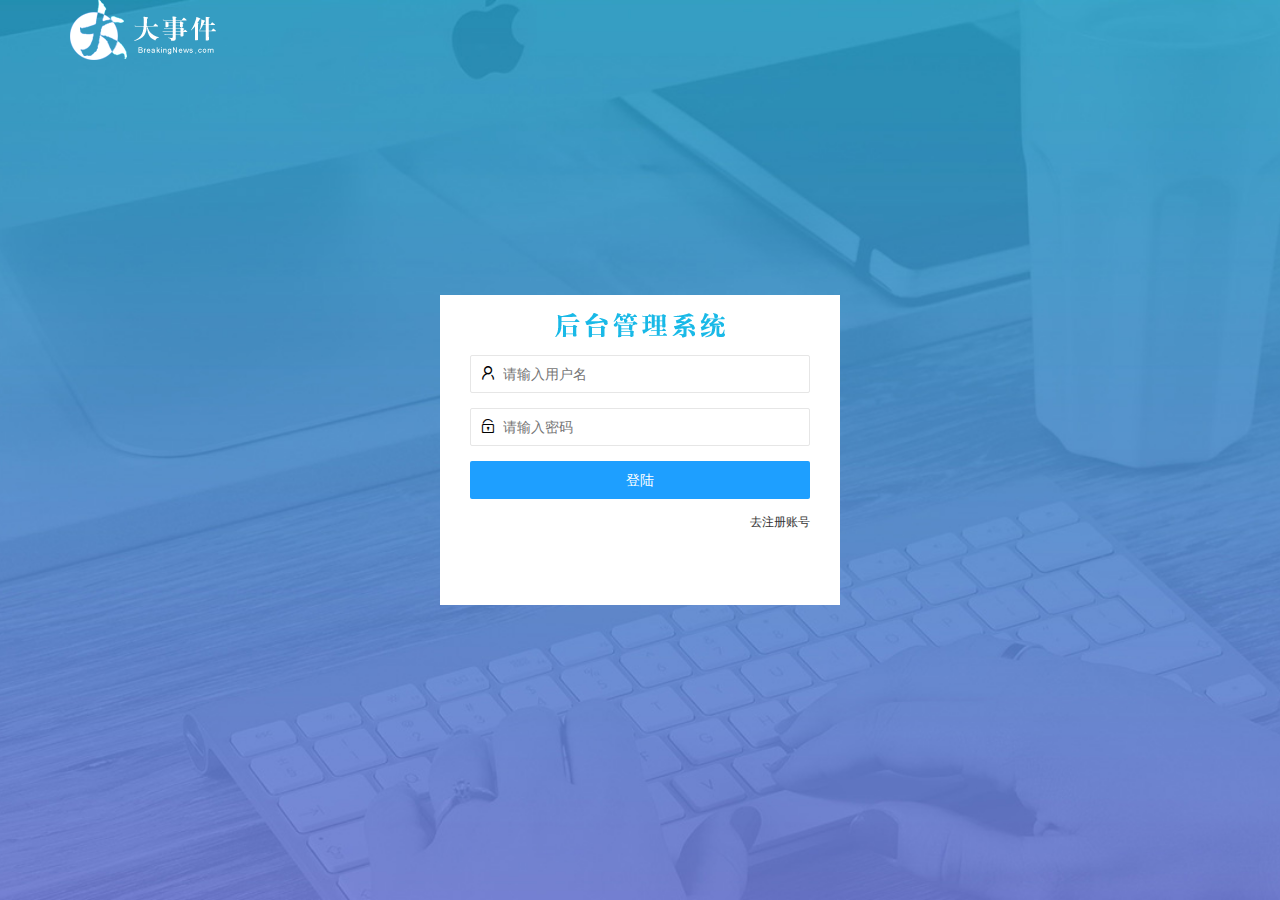
<file: login.html>
<!DOCTYPE html>
<html lang="en">

<head>
    <meta charset="UTF-8">
    <meta http-equiv="X-UA-Compatible" content="IE=edge">
    <meta name="viewport" content="width=device-width, initial-scale=1.0">
    <title>大事件登陆/注册</title>
    <link rel="stylesheet" href="./assets/css/login.css">
    <link rel="stylesheet" href="./assets/lib/layui/css/layui.css">
</head>

<body>
    <!-- 头部的logo区域 -->
    <div class="layui-main">
        <img src="./assets/images/logo.png" alt="" />
    </div>

    <!-- 页面登陆与注册区域 -->
    <div class="loginAndRegbox">

        <!-- 系统标题区域 -->
        <div class="title-box"></div>

        <!-- 登陆表单区域 -->
        <div class="login-box">
            <form class="layui-form" id="form_login">
                <!-- 姓名框 -->
                <div class="layui-form-item">
                    <i class="layui-icon layui-icon-username"></i>
                    <input type="text" name="username" required lay-verify="required|username" placeholder="请输入用户名" autocomplete="off" class="layui-input">
                </div>
                <!-- 密码框 -->
                <div class="layui-form-item">
                    <i class="layui-icon layui-icon-password"></i>
                    <input type="password" name="password" required lay-verify="required|pwd" placeholder="请输入密码" autocomplete="off" class="layui-input">
                </div>
                <!-- 登陆按钮 -->
                <div class="layui-form-item">
                    <button class="layui-btn layui-btn layui-btn-fluid layui-btn layui-btn-normal" lay-submit>登陆</button>
                </div>

                <div class="layui-form-item links">
                    <a href="javascript:;" id="link_login">去注册账号</a>
                </div>

            </form>
        </div>

        <!-- 注册表单区域 -->
        <div class="reg-box">
            <form class="layui-form " id="form_reg">
                <!-- 姓名框 -->
                <div class="layui-form-item">
                    <i class="layui-icon layui-icon-username"></i>
                    <input type="text" name="username" required lay-verify="required|username" placeholder="请输入用户名" autocomplete="off" class="layui-input">
                </div>
                <!-- 密码框 -->
                <div class="layui-form-item">
                    <i class="layui-icon layui-icon-password"></i>
                    <input type="password" name="password" required lay-verify="required|pwd" placeholder="请输入密码" autocomplete="off" class="layui-input">
                </div>

                <!-- 再次确认密码 -->
                <div class="layui-form-item">
                    <i class="layui-icon layui-icon-password"></i>
                    <input type="password" name="regpassword" required lay-verify="required|pwd|repwd" placeholder="再次确认密码" autocomplete="off" class="layui-input">
                </div>
                <!-- 注册按钮 -->
                <div class="layui-form-item">
                    <button class="zhuce layui-btn layui-btn layui-btn-fluid layui-btn layui-btn-normal" lay-submit>注册</button>
                </div>
                <div class="layui-form-item links">
                    <a href="javascript:;" id="link_reg">去登陆</a>
                </div>
            </form>
        </div>

    </div>

    <script src="./assets/lib/layui/layui.all.js"></script>
    <script src="./assets/lib/jquery.js"></script>
    <script src="./assets/js/baseAPI.js"></script>
    <script src="./assets/js/login.js"></script>

</body>

</html>
</file>
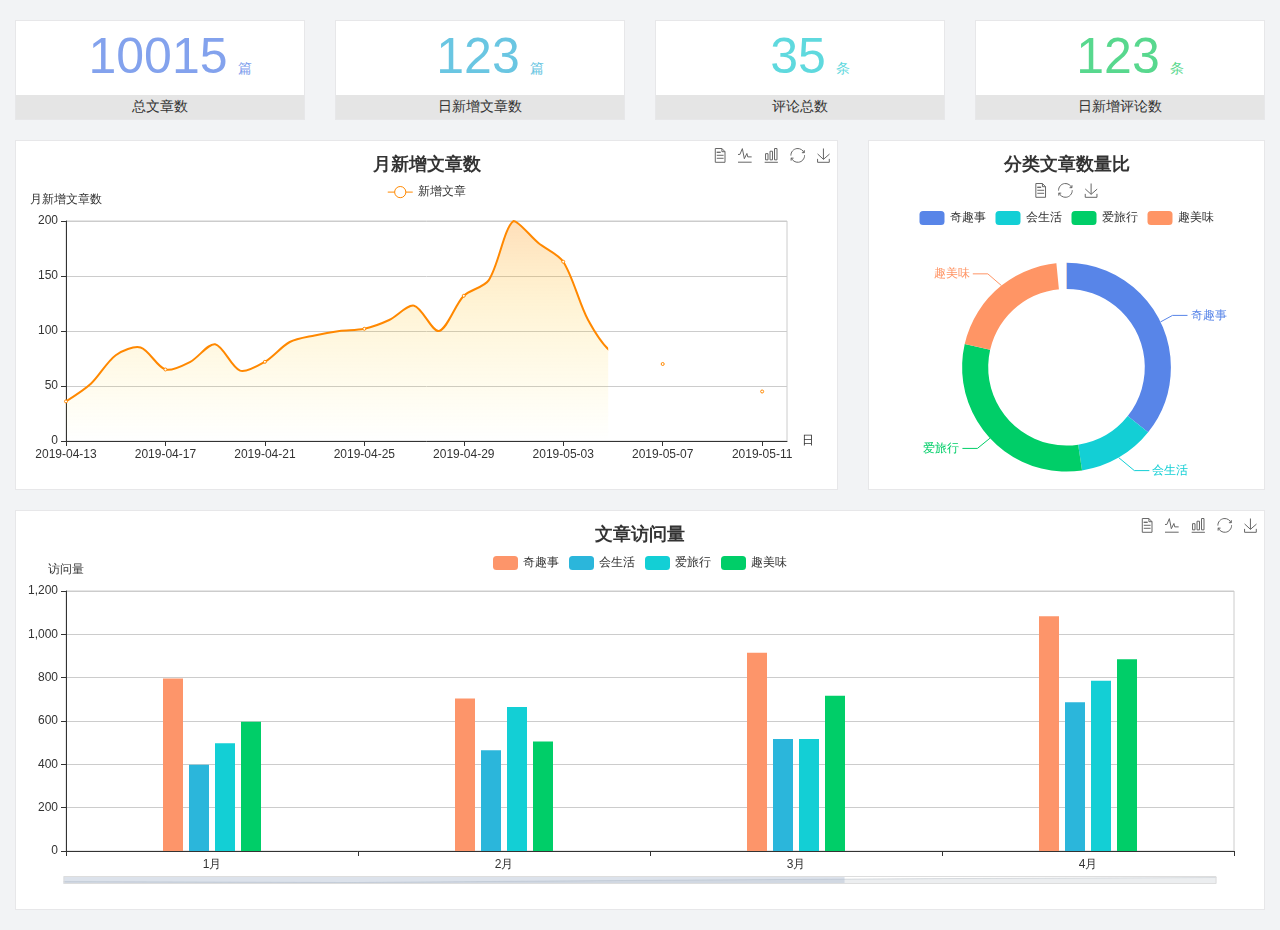
<file: home/dashboard.html>
<!DOCTYPE html>
<html lang="en">

<head>
  <meta charset="UTF-8">
  <meta name="viewport" content="width=device-width, initial-scale=1.0">
  <meta http-equiv="X-UA-Compatible" content="ie=edge">
  <title>图表统计</title>
  <link rel="stylesheet" href="../../assets/lib/bootstrap.css" />
  <link rel="stylesheet" href="../../assets/lib/main.css" />
  <script src="../../assets/lib/jquery.js"></script>
  <script type="text/javascript" src="../../assets/lib/echarts.min.js"></script>
</head>

<body>
  <div class="container-fluid">
    <div class="row spannel_list">
      <div class="col-sm-3 col-xs-6">
        <div class="spannel">
          <em>10015</em><span>篇</span>
          <b>总文章数</b>
        </div>
      </div>
      <div class="col-sm-3 col-xs-6">
        <div class="spannel scolor01">
          <em>123</em><span>篇</span>
          <b>日新增文章数</b>
        </div>
      </div>
      <div class="col-sm-3 col-xs-6">
        <div class="spannel scolor02">
          <em>35</em><span>条</span>
          <b>评论总数</b>
        </div>
      </div>
      <div class="col-sm-3 col-xs-6">
        <div class="spannel scolor03">
          <em>123</em><span>条</span>
          <b>日新增评论数</b>
        </div>
      </div>
    </div>
  </div>

  <div class="container-fluid">
    <div class="row curve-pie">
      <div class="col-lg-8 col-md-8">
        <div class="gragh_pannel" id="curve_show"></div>
      </div>
      <div class="col-lg-4 col-md-4">
        <div class="gragh_pannel" id="pie_show"></div>
      </div>
    </div>
  </div>

  <div class="container-fluid">
    <div class="column_pannel" id="column_show"></div>
  </div>

  <script>
    var oChart = echarts.init(document.getElementById('curve_show'));
    var aList_all = [
      { 'count': 36, 'date': '2019-04-13' },
      { 'count': 52, 'date': '2019-04-14' },
      { 'count': 78, 'date': '2019-04-15' },
      { 'count': 85, 'date': '2019-04-16' },
      { 'count': 65, 'date': '2019-04-17' },
      { 'count': 72, 'date': '2019-04-18' },
      { 'count': 88, 'date': '2019-04-19' },
      { 'count': 64, 'date': '2019-04-20' },
      { 'count': 72, 'date': '2019-04-21' },
      { 'count': 90, 'date': '2019-04-22' },
      { 'count': 96, 'date': '2019-04-23' },
      { 'count': 100, 'date': '2019-04-24' },
      { 'count': 102, 'date': '2019-04-25' },
      { 'count': 110, 'date': '2019-04-26' },
      { 'count': 123, 'date': '2019-04-27' },
      { 'count': 100, 'date': '2019-04-28' },
      { 'count': 132, 'date': '2019-04-29' },
      { 'count': 146, 'date': '2019-04-30' },
      { 'count': 200, 'date': '2019-05-01' },
      { 'count': 180, 'date': '2019-05-02' },
      { 'count': 163, 'date': '2019-05-03' },
      { 'count': 110, 'date': '2019-05-04' },
      { 'count': 80, 'date': '2019-05-05' },
      { 'count': 82, 'date': '2019-05-06' },
      { 'count': 70, 'date': '2019-05-07' },
      { 'count': 65, 'date': '2019-05-08' },
      { 'count': 54, 'date': '2019-05-09' },
      { 'count': 40, 'date': '2019-05-10' },
      { 'count': 45, 'date': '2019-05-11' },
      { 'count': 38, 'date': '2019-05-12' },
    ];

    let aCount = [];
    let aDate = [];

    for (var i = 0; i < aList_all.length; i++) {
      aCount.push(aList_all[i].count);
      aDate.push(aList_all[i].date);
    }

    var chartopt = {
      title: {
        text: '月新增文章数',
        left: 'center',
        top: '10'
      },
      tooltip: {
        trigger: 'axis'
      },
      legend: {
        data: ['新增文章'],
        top: '40'
      },
      toolbox: {
        show: true,
        feature: {
          mark: { show: true },
          dataView: { show: true, readOnly: false },
          magicType: { show: true, type: ['line', 'bar'] },
          restore: { show: true },
          saveAsImage: { show: true }
        }
      },
      calculable: true,
      xAxis: [
        {
          name: '日',
          type: 'category',
          boundaryGap: false,
          data: aDate
        }
      ],
      yAxis: [
        {
          name: '月新增文章数',
          type: 'value'
        }
      ],
      series: [
        {
          name: '新增文章',
          type: 'line',
          smooth: true,
          itemStyle: { normal: { areaStyle: { type: 'default' }, color: '#f80' }, lineStyle: { color: '#f80' } },
          data: aCount
        }],
      areaStyle: {
        normal: {
          color: new echarts.graphic.LinearGradient(0, 0, 0, 1, [{
            offset: 0,
            color: 'rgba(255,136,0,0.39)'
          }, {
            offset: .34,
            color: 'rgba(255,180,0,0.25)'
          }, {
            offset: 1,
            color: 'rgba(255,222,0,0.00)'
          }])

        }
      },
      grid: {
        show: true,
        x: 50,
        x2: 50,
        y: 80,
        height: 220
      }
    };

    oChart.setOption(chartopt);


    var oPie = echarts.init(document.getElementById('pie_show'));
    var oPieopt =
    {
      title: {
        top: 10,
        text: '分类文章数量比',
        x: 'center'
      },
      tooltip: {
        trigger: 'item',
        formatter: "{a} <br/>{b} : {c} ({d}%)"
      },
      color: ['#5885e8', '#13cfd5', '#00ce68', '#ff9565'],
      legend: {
        x: 'center',
        top: 65,
        data: ['奇趣事', '会生活', '爱旅行', '趣美味']
      },
      toolbox: {
        show: true,
        x: 'center',
        top: 35,
        feature: {
          mark: { show: true },
          dataView: { show: true, readOnly: false },
          magicType: {
            show: true,
            type: ['pie', 'funnel'],
            option: {
              funnel: {
                x: '25%',
                width: '50%',
                funnelAlign: 'left',
                max: 1548
              }
            }
          },
          restore: { show: true },
          saveAsImage: { show: true }
        }
      },
      calculable: true,
      series: [
        {
          name: '访问来源',
          type: 'pie',
          radius: ['45%', '60%'],
          center: ['50%', '65%'],
          data: [
            { value: 300, name: '奇趣事' },
            { value: 100, name: '会生活' },
            { value: 260, name: '爱旅行' },
            { value: 180, name: '趣美味' }
          ]
        }
      ]
    };
    oPie.setOption(oPieopt);



    var oColumn = this.echarts.init(document.getElementById('column_show'));
    var oColumnopt =
    {
      title: {
        text: '文章访问量',
        left: 'center',
        top: '10'
      },
      tooltip: {
        trigger: 'axis'
      },
      legend: {
        data: ['奇趣事', '会生活', '爱旅行', '趣美味'],
        top: '40'
      },
      toolbox: {
        show: true,
        feature: {
          mark: { show: true },
          dataView: { show: true, readOnly: false },
          magicType: { show: true, type: ['line', 'bar'] },
          restore: { show: true },
          saveAsImage: { show: true }
        }
      },
      calculable: true,
      xAxis: [
        {
          type: 'category',
          data: ['1月', '2月', '3月', '4月', '5月']
        }
      ],
      yAxis: [
        {
          name: '访问量',
          type: 'value'
        }
      ],
      series: [
        {
          name: '奇趣事',
          type: 'bar',
          barWidth: 20,
          itemStyle: {
            normal: { areaStyle: { type: 'default' }, color: '#fd956a' }
          },
          data: [800, 708, 920, 1090, 1200]
        },
        {
          name: '会生活',
          type: 'bar',
          barWidth: 20,
          itemStyle: {
            normal: { areaStyle: { type: 'default' }, color: '#2bb6db' }
          },
          data: [400, 468, 520, 690, 800]
        },
        {
          name: '爱旅行',
          type: 'bar',
          barWidth: 20,
          itemStyle: {
            normal: { areaStyle: { type: 'default' }, color: '#13cfd5' }
          },
          data: [500, 668, 520, 790, 900]
        },
        {
          name: '趣美味',
          type: 'bar',
          barWidth: 20,
          itemStyle: {
            normal: { areaStyle: { type: 'default' }, color: '#00ce68' }
          },
          data: [600, 508, 720, 890, 1000]
        }
      ],
      grid: {
        show: true,
        x: 50,
        x2: 30,
        y: 80,
        height: 260
      },
      dataZoom: [//给x轴设置滚动条
        {
          start: 0,//默认为0
          end: 100 - 1000 / 31,//默认为100
          type: 'slider',
          show: true,
          xAxisIndex: [0],
          handleSize: 0,//滑动条的 左右2个滑动条的大小
          height: 8,//组件高度
          left: 45, //左边的距离
          right: 50,//右边的距离
          bottom: 26,//右边的距离
          handleColor: '#ddd',//h滑动图标的颜色
          handleStyle: {
            borderColor: "#cacaca",
            borderWidth: "1",
            shadowBlur: 2,
            background: "#ddd",
            shadowColor: "#ddd",
          }
        }]
    };
    oColumn.setOption(oColumnopt);
  </script>
</body>

</html>
</file>
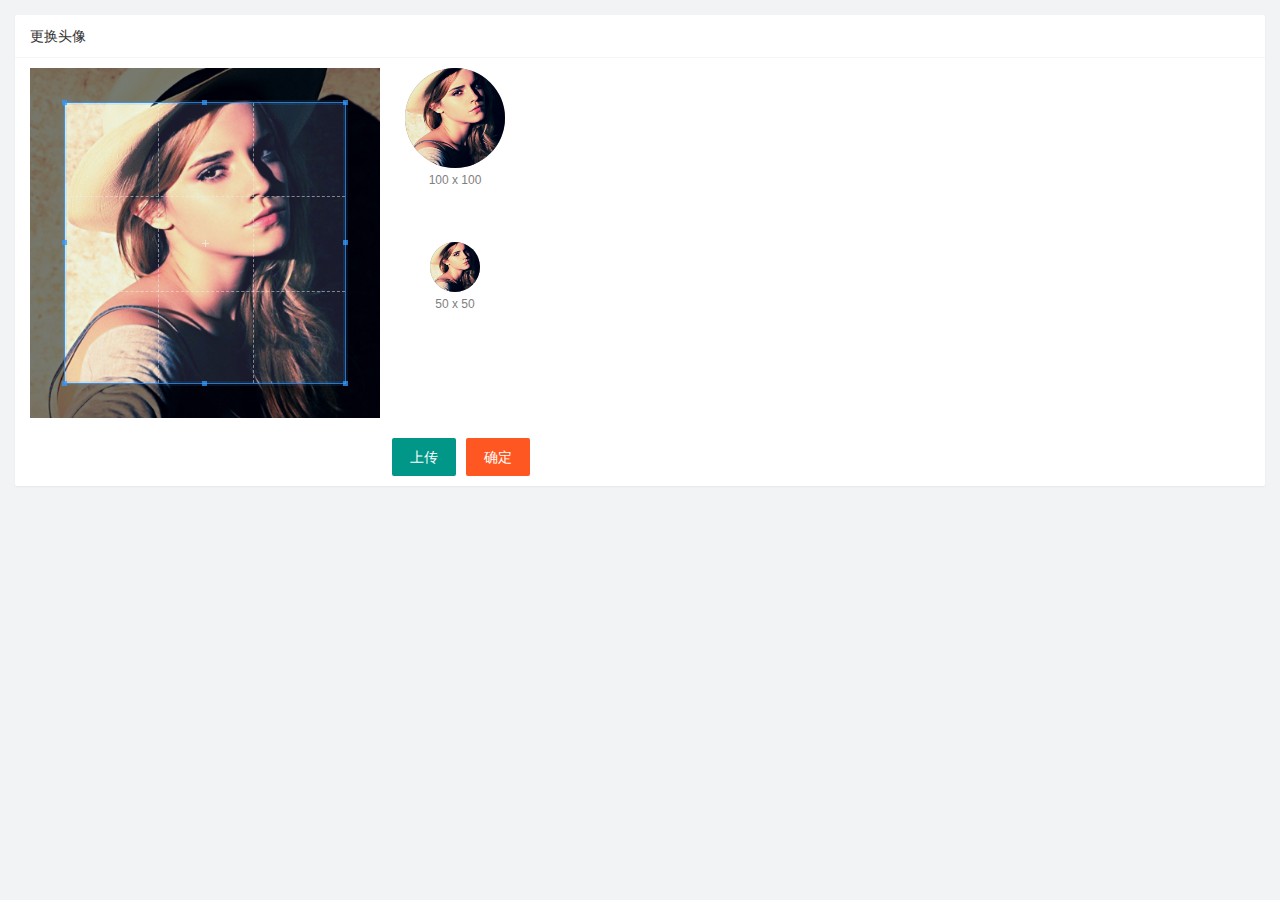
<file: user/user_avatar.html>
<!DOCTYPE html>
<html lang="en">

<head>
    <meta charset="UTF-8">
    <meta http-equiv="X-UA-Compatible" content="IE=edge">
    <meta name="viewport" content="width=device-width, initial-scale=1.0">
    <title>Document</title>
    <link rel="stylesheet" href="/assets/lib/layui/css/layui.css" />
    <link rel="stylesheet" href="/assets/lib/cropper/cropper.css" />
    <link rel="stylesheet" href="/assets/css/user/user_avatar.css" />
</head>

<body>
    <div class="layui-card">
        <div class="layui-card-header">更换头像</div>
        <div class="layui-card-body">
            <!-- 第一行的图片裁剪和预览区域 -->
            <div class="row1">
                <!-- 图片裁剪区域 -->
                <div class="cropper-box">
                    <!-- 这个 img 标签很重要，将来会把它初始化为裁剪区域 -->
                    <img id="image" src="/assets/images/sample.jpg" />
                </div>
                <!-- 图片的预览区域 -->
                <div class="preview-box">
                    <div>
                        <!-- 宽高为 100px 的预览区域 -->
                        <div class="img-preview w100"></div>
                        <p class="size">100 x 100</p>
                    </div>
                    <div>
                        <!-- 宽高为 50px 的预览区域 -->
                        <div class="img-preview w50"></div>
                        <p class="size">50 x 50</p>
                    </div>
                </div>
            </div>

            <!-- 第二行的按钮区域 -->
            <div class="row2">
                <input type="file" id="file" accept="image/png,image/jpeg" />
                <button type="" class="layui-btn" id="btnChooseImage">上传</button>
                <button type="button" class="layui-btn layui-btn-danger" id="btnUpload">确定</button>
            </div>
        </div>
    </div>

    <script src="/assets/lib/layui/layui.all.js"></script>
    <script src="/assets/lib/jquery.js"></script>
    <script src="/assets/js/baseAPI.js"></script>
    <script src="/assets/lib/cropper/Cropper.js"></script>
    <script src="/assets/lib/cropper/jquery-cropper.js"></script>
    <script src="/assets/js/user/user_avatar.js"></script>
</body>

</html>
</file>
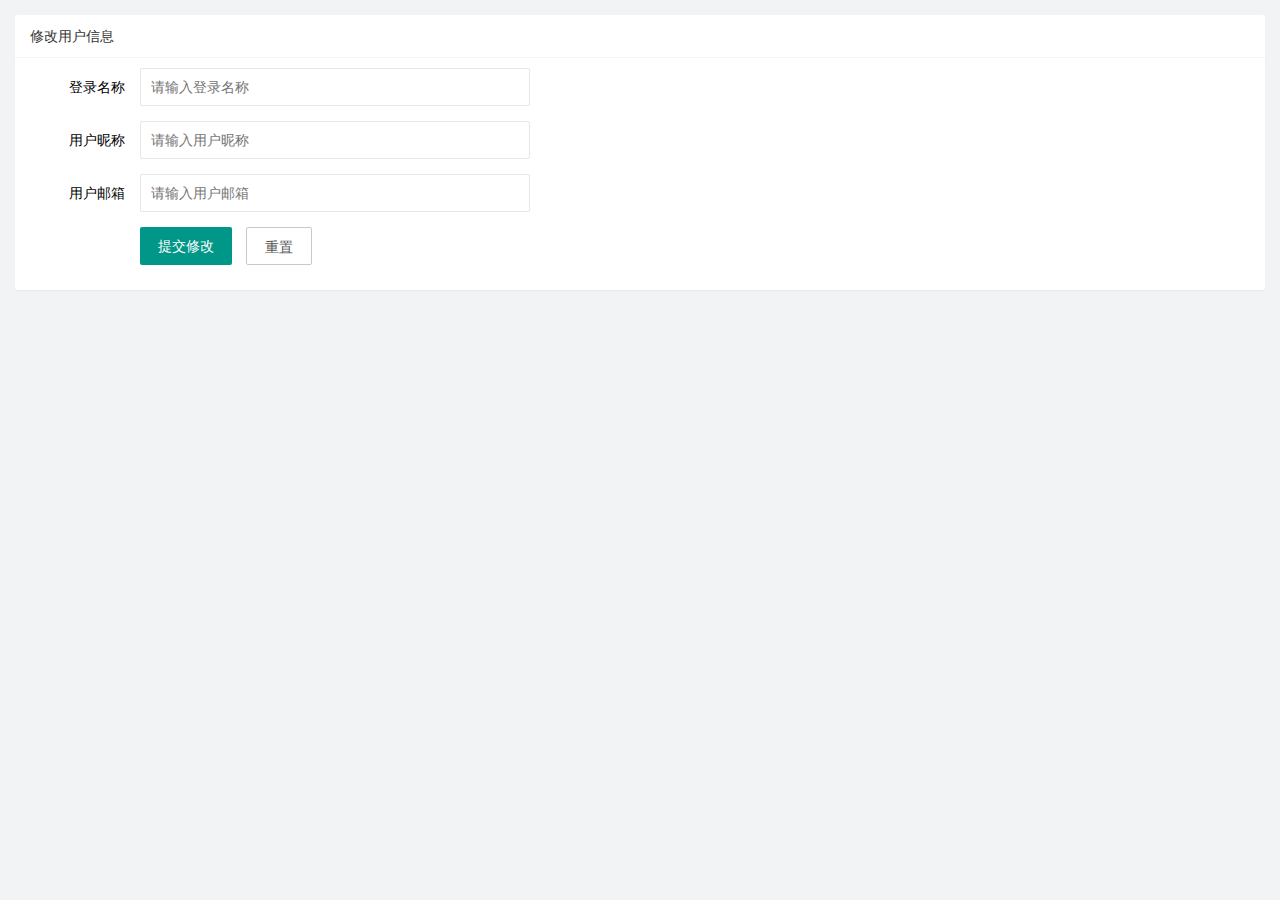
<file: user/user_info.html>
<!DOCTYPE html>
<html lang="en">

<head>
    <meta charset="UTF-8" />
    <meta name="viewport" content="width=device-width, initial-scale=1.0" />
    <title>Document</title>
    <!-- 导入 layui 的样式 -->
    <link rel="stylesheet" href="/assets/lib/layui/css/layui.css" />
    <!-- 导入自己的样式 -->
    <link rel="stylesheet" href="/assets/css/user/user_info.css" />
</head>

<body>
    <!-- 卡片区域 -->
    <div class="layui-card">
        <div class="layui-card-header">修改用户信息</div>
        <div class="layui-card-body">
            <!-- form 表单区域 -->
            <form class="layui-form" lay-filter="formUserInfo">
                <!-- 这是隐藏域 -->
                <input type="hidden" name="id" value="" />
                <div class="layui-form-item">
                    <label class="layui-form-label">登录名称</label>
                    <div class="layui-input-block">
                        <input type="text" name="username" required lay-verify="required" placeholder="请输入登录名称" autocomplete="off" class="layui-input" readonly />
                    </div>
                </div>
                <div class="layui-form-item">
                    <label class="layui-form-label">用户昵称</label>
                    <div class="layui-input-block">
                        <input type="text" name="nickname" required lay-verify="required|nickname" placeholder="请输入用户昵称" autocomplete="off" class="layui-input" />
                    </div>
                </div>
                <div class="layui-form-item">
                    <label class="layui-form-label">用户邮箱</label>
                    <div class="layui-input-block">
                        <input type="text" name="email" required lay-verify="required|email" placeholder="请输入用户邮箱" autocomplete="off" class="layui-input" />
                    </div>
                </div>
                <div class="layui-form-item">
                    <div class="layui-input-block">
                        <button class="layui-btn" lay-submit lay-filter="formDemo">提交修改</button>
                        <button type="reset" class="layui-btn layui-btn-primary" id="btnReset">重置</button>
                    </div>
                </div>
            </form>
        </div>
    </div>

    <!-- 导入 layui 的 js -->
    <script src="/assets/lib/layui/layui.all.js"></script>
    <!-- 导入 jquery -->
    <script src="/assets/lib/jquery.js"></script>
    <!-- 导入 baseAPI -->
    <script src="/assets/js/baseAPI.js"></script>
    <!-- 导入自己的 js -->
    <script src="/assets/js/user/user_info.js"></script>
</body>

</html>
</file>
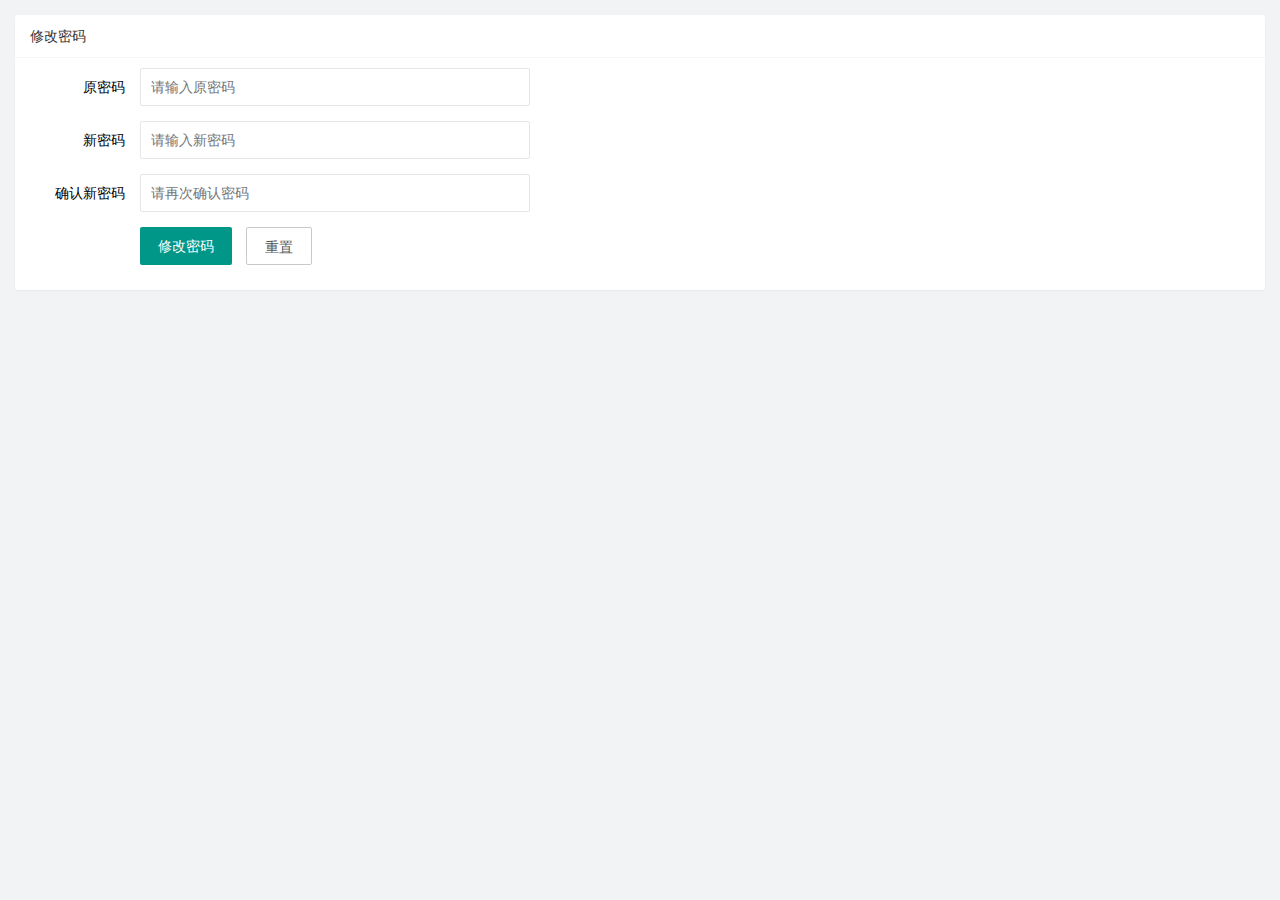
<file: user/user_pwd.html>
<!DOCTYPE html>
<html lang="en">

<head>
    <meta charset="UTF-8">
    <meta http-equiv="X-UA-Compatible" content="IE=edge">
    <meta name="viewport" content="width=device-width, initial-scale=1.0">
    <title>Document</title>
    <link rel="stylesheet" href="/assets/lib/layui/css/layui.css">
    <link rel="stylesheet" href="/assets/css/user/user_pwd.css">
</head>

<body>
    <div class="layui-card">
        <div class="layui-card-header">修改密码</div>
        <div class="layui-card-body">
            <form class="layui-form fet" action="">
                <div class="layui-form-item">
                    <label class="layui-form-label">原密码</label>
                    <div class="layui-input-block">
                        <input type="password" name="oldPwd" required lay-verify="required|pwd" placeholder="请输入原密码" autocomplete="off" class=" layui-input layui-input1">
                    </div>
                </div>
                <div class="layui-form-item">
                    <label class="layui-form-label">新密码</label>
                    <div class="layui-input-block">
                        <input type="password" name="newPwd" required lay-verify="required|pwd|samePwd" placeholder="请输入新密码" autocomplete="off" class=" layui-input layui-input2">
                    </div>
                </div>
                <div class="layui-form-item">
                    <label class="layui-form-label">确认新密码</label>
                    <div class="layui-input-block">
                        <input type="password" name="rePwd" required lay-verify="required|pwd|rePwd" placeholder="请再次确认密码" autocomplete="off" class="layui-input layui-input3">
                    </div>
                </div>
                <div class="layui-form-item">
                    <div class="layui-input-block">
                        <button class="layui-btn" lay-submit lay-filter="formDemo">修改密码</button>
                        <button type="reset" class="layui-btn layui-btn-primary">重置</button>
                    </div>
                </div>
            </form>
        </div>
    </div>
    <script src="/assets/lib/layui/layui.all.js"></script>
    <script src="/assets/lib/jquery.js"></script>
    <script src="/assets/js/baseAPI.js"></script>
    <script src="/assets/js/user/user_pwd.js"></script>
</body>

</html>
</file>
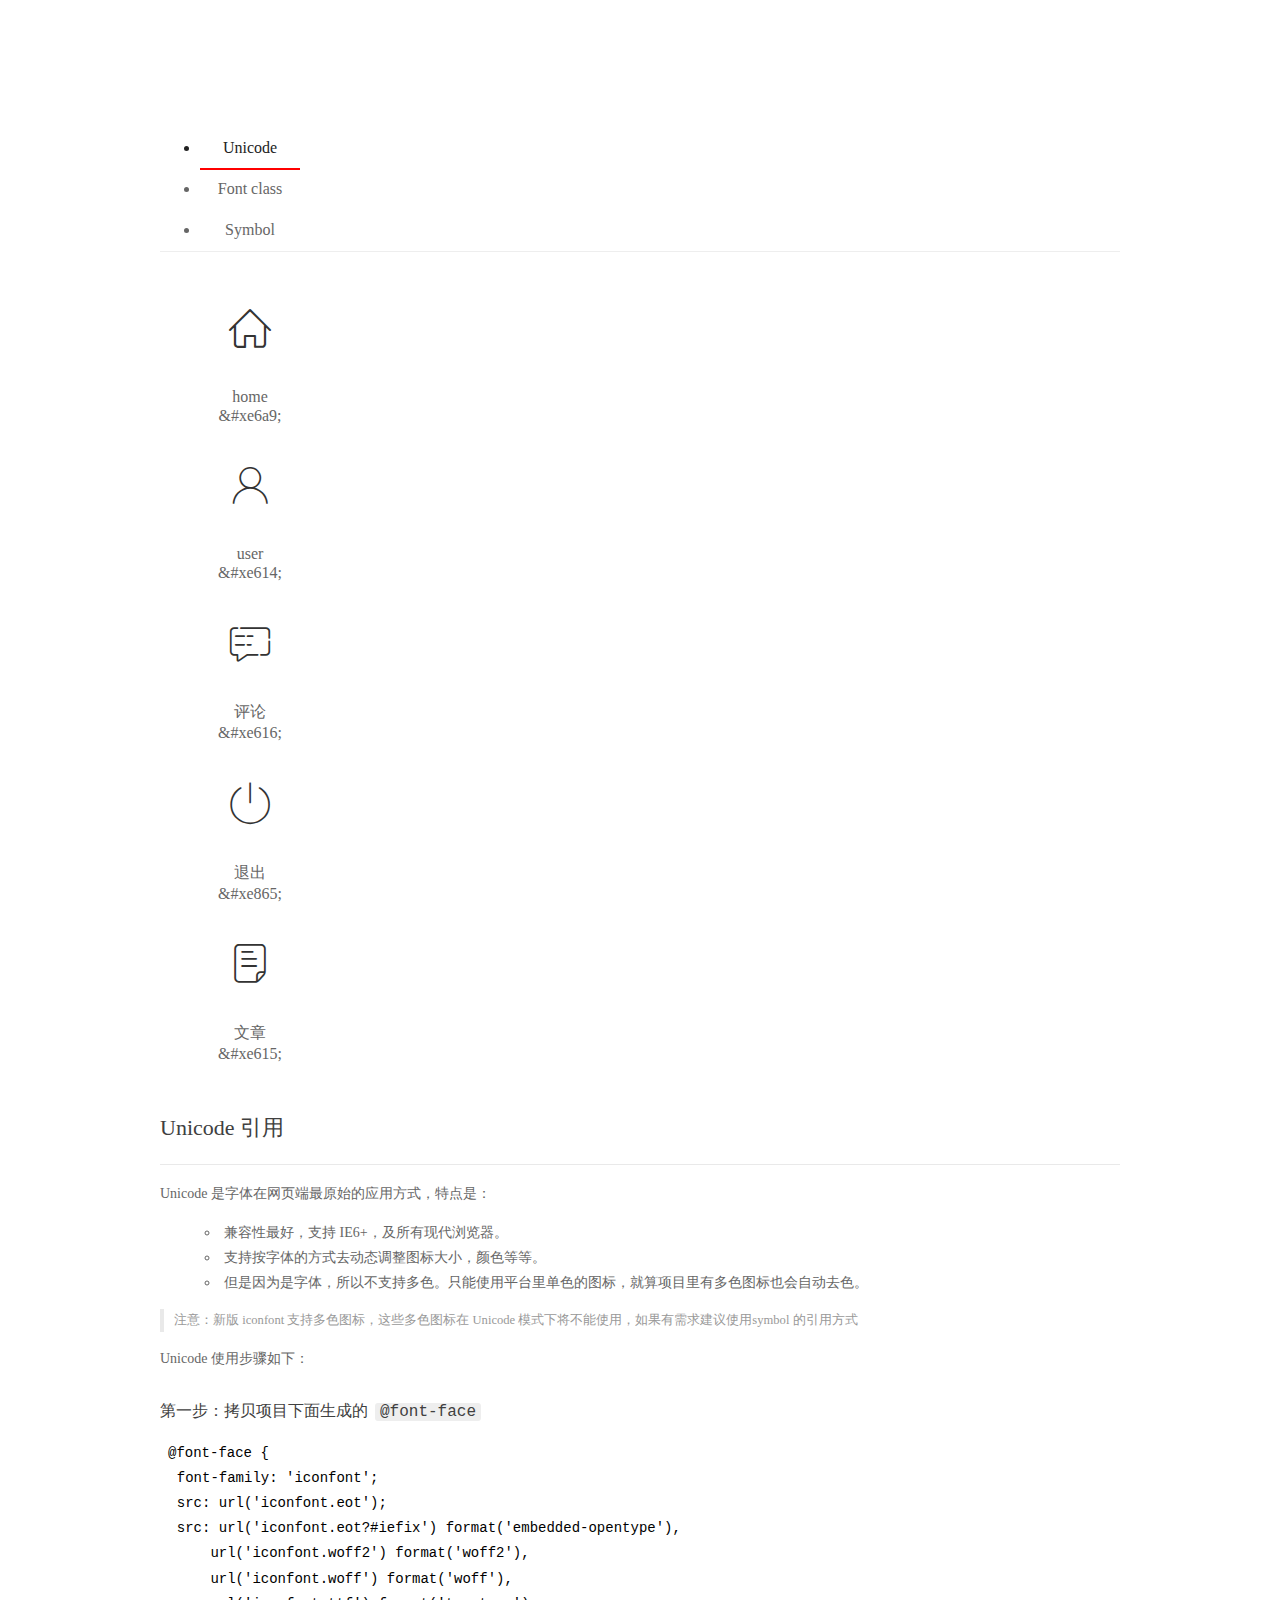
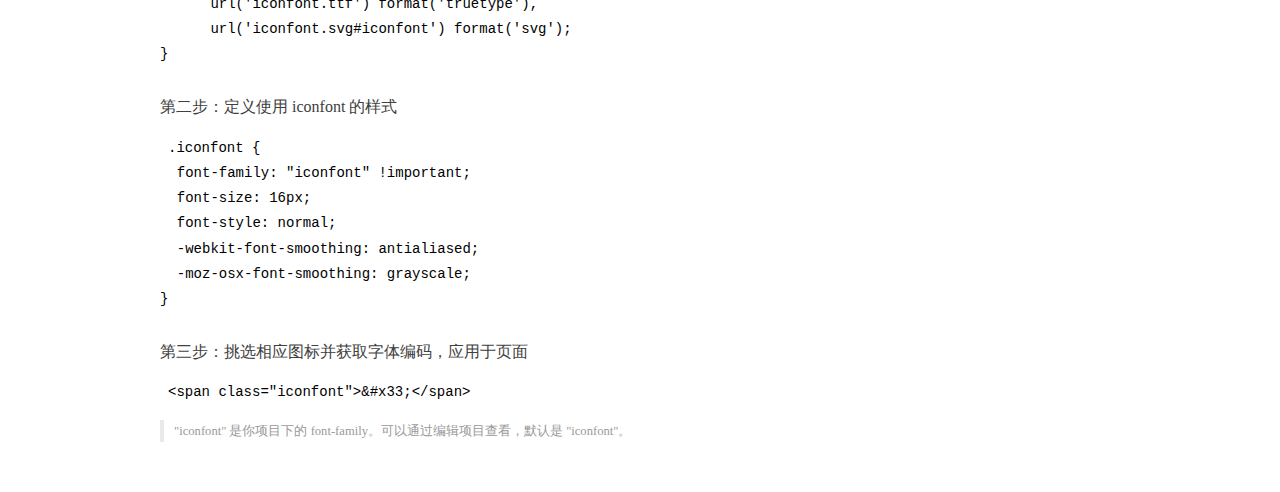
<file: assets/fonts/demo_index.html>
<!DOCTYPE html>
<html>
<head>
  <meta charset="utf-8"/>
  <title>IconFont Demo</title>
  <link rel="shortcut icon" href="https://gtms04.alicdn.com/tps/i4/TB1_oz6GVXXXXaFXpXXJDFnIXXX-64-64.ico" type="image/x-icon"/>
  <link rel="stylesheet" href="https://g.alicdn.com/thx/cube/1.3.2/cube.min.css">
  <link rel="stylesheet" href="demo.css">
  <link rel="stylesheet" href="iconfont.css">
  <script src="iconfont.js"></script>
  <!-- jQuery -->
  <script src="https://a1.alicdn.com/oss/uploads/2018/12/26/7bfddb60-08e8-11e9-9b04-53e73bb6408b.js"></script>
  <!-- 代码高亮 -->
  <script src="https://a1.alicdn.com/oss/uploads/2018/12/26/a3f714d0-08e6-11e9-8a15-ebf944d7534c.js"></script>
</head>
<body>
  <div class="main">
    <h1 class="logo"><a href="https://www.iconfont.cn/" title="iconfont 首页" target="_blank">&#xe86b;</a></h1>
    <div class="nav-tabs">
      <ul id="tabs" class="dib-box">
        <li class="dib active"><span>Unicode</span></li>
        <li class="dib"><span>Font class</span></li>
        <li class="dib"><span>Symbol</span></li>
      </ul>
      
    </div>
    <div class="tab-container">
      <div class="content unicode" style="display: block;">
          <ul class="icon_lists dib-box">
          
            <li class="dib">
              <span class="icon iconfont">&#xe6a9;</span>
                <div class="name">home</div>
                <div class="code-name">&amp;#xe6a9;</div>
              </li>
          
            <li class="dib">
              <span class="icon iconfont">&#xe614;</span>
                <div class="name">user</div>
                <div class="code-name">&amp;#xe614;</div>
              </li>
          
            <li class="dib">
              <span class="icon iconfont">&#xe616;</span>
                <div class="name">评论</div>
                <div class="code-name">&amp;#xe616;</div>
              </li>
          
            <li class="dib">
              <span class="icon iconfont">&#xe865;</span>
                <div class="name">退出</div>
                <div class="code-name">&amp;#xe865;</div>
              </li>
          
            <li class="dib">
              <span class="icon iconfont">&#xe615;</span>
                <div class="name">文章</div>
                <div class="code-name">&amp;#xe615;</div>
              </li>
          
          </ul>
          <div class="article markdown">
          <h2 id="unicode-">Unicode 引用</h2>
          <hr>

          <p>Unicode 是字体在网页端最原始的应用方式，特点是：</p>
          <ul>
            <li>兼容性最好，支持 IE6+，及所有现代浏览器。</li>
            <li>支持按字体的方式去动态调整图标大小，颜色等等。</li>
            <li>但是因为是字体，所以不支持多色。只能使用平台里单色的图标，就算项目里有多色图标也会自动去色。</li>
          </ul>
          <blockquote>
            <p>注意：新版 iconfont 支持多色图标，这些多色图标在 Unicode 模式下将不能使用，如果有需求建议使用symbol 的引用方式</p>
          </blockquote>
          <p>Unicode 使用步骤如下：</p>
          <h3 id="-font-face">第一步：拷贝项目下面生成的 <code>@font-face</code></h3>
<pre><code class="language-css"
>@font-face {
  font-family: 'iconfont';
  src: url('iconfont.eot');
  src: url('iconfont.eot?#iefix') format('embedded-opentype'),
      url('iconfont.woff2') format('woff2'),
      url('iconfont.woff') format('woff'),
      url('iconfont.ttf') format('truetype'),
      url('iconfont.svg#iconfont') format('svg');
}
</code></pre>
          <h3 id="-iconfont-">第二步：定义使用 iconfont 的样式</h3>
<pre><code class="language-css"
>.iconfont {
  font-family: "iconfont" !important;
  font-size: 16px;
  font-style: normal;
  -webkit-font-smoothing: antialiased;
  -moz-osx-font-smoothing: grayscale;
}
</code></pre>
          <h3 id="-">第三步：挑选相应图标并获取字体编码，应用于页面</h3>
<pre>
<code class="language-html"
>&lt;span class="iconfont"&gt;&amp;#x33;&lt;/span&gt;
</code></pre>
          <blockquote>
            <p>"iconfont" 是你项目下的 font-family。可以通过编辑项目查看，默认是 "iconfont"。</p>
          </blockquote>
          </div>
      </div>
      <div class="content font-class">
        <ul class="icon_lists dib-box">
          
          <li class="dib">
            <span class="icon iconfont icon-home"></span>
            <div class="name">
              home
            </div>
            <div class="code-name">.icon-home
            </div>
          </li>
          
          <li class="dib">
            <span class="icon iconfont icon-user"></span>
            <div class="name">
              user
            </div>
            <div class="code-name">.icon-user
            </div>
          </li>
          
          <li class="dib">
            <span class="icon iconfont icon-pinglun"></span>
            <div class="name">
              评论
            </div>
            <div class="code-name">.icon-pinglun
            </div>
          </li>
          
          <li class="dib">
            <span class="icon iconfont icon-tuichu"></span>
            <div class="name">
              退出
            </div>
            <div class="code-name">.icon-tuichu
            </div>
          </li>
          
          <li class="dib">
            <span class="icon iconfont icon-16"></span>
            <div class="name">
              文章
            </div>
            <div class="code-name">.icon-16
            </div>
          </li>
          
        </ul>
        <div class="article markdown">
        <h2 id="font-class-">font-class 引用</h2>
        <hr>

        <p>font-class 是 Unicode 使用方式的一种变种，主要是解决 Unicode 书写不直观，语意不明确的问题。</p>
        <p>与 Unicode 使用方式相比，具有如下特点：</p>
        <ul>
          <li>兼容性良好，支持 IE8+，及所有现代浏览器。</li>
          <li>相比于 Unicode 语意明确，书写更直观。可以很容易分辨这个 icon 是什么。</li>
          <li>因为使用 class 来定义图标，所以当要替换图标时，只需要修改 class 里面的 Unicode 引用。</li>
          <li>不过因为本质上还是使用的字体，所以多色图标还是不支持的。</li>
        </ul>
        <p>使用步骤如下：</p>
        <h3 id="-fontclass-">第一步：引入项目下面生成的 fontclass 代码：</h3>
<pre><code class="language-html">&lt;link rel="stylesheet" href="./iconfont.css"&gt;
</code></pre>
        <h3 id="-">第二步：挑选相应图标并获取类名，应用于页面：</h3>
<pre><code class="language-html">&lt;span class="iconfont icon-xxx"&gt;&lt;/span&gt;
</code></pre>
        <blockquote>
          <p>"
            iconfont" 是你项目下的 font-family。可以通过编辑项目查看，默认是 "iconfont"。</p>
        </blockquote>
      </div>
      </div>
      <div class="content symbol">
          <ul class="icon_lists dib-box">
          
            <li class="dib">
                <svg class="icon svg-icon" aria-hidden="true">
                  <use xlink:href="#icon-home"></use>
                </svg>
                <div class="name">home</div>
                <div class="code-name">#icon-home</div>
            </li>
          
            <li class="dib">
                <svg class="icon svg-icon" aria-hidden="true">
                  <use xlink:href="#icon-user"></use>
                </svg>
                <div class="name">user</div>
                <div class="code-name">#icon-user</div>
            </li>
          
            <li class="dib">
                <svg class="icon svg-icon" aria-hidden="true">
                  <use xlink:href="#icon-pinglun"></use>
                </svg>
                <div class="name">评论</div>
                <div class="code-name">#icon-pinglun</div>
            </li>
          
            <li class="dib">
                <svg class="icon svg-icon" aria-hidden="true">
                  <use xlink:href="#icon-tuichu"></use>
                </svg>
                <div class="name">退出</div>
                <div class="code-name">#icon-tuichu</div>
            </li>
          
            <li class="dib">
                <svg class="icon svg-icon" aria-hidden="true">
                  <use xlink:href="#icon-16"></use>
                </svg>
                <div class="name">文章</div>
                <div class="code-name">#icon-16</div>
            </li>
          
          </ul>
          <div class="article markdown">
          <h2 id="symbol-">Symbol 引用</h2>
          <hr>

          <p>这是一种全新的使用方式，应该说这才是未来的主流，也是平台目前推荐的用法。相关介绍可以参考这篇<a href="">文章</a>
            这种用法其实是做了一个 SVG 的集合，与另外两种相比具有如下特点：</p>
          <ul>
            <li>支持多色图标了，不再受单色限制。</li>
            <li>通过一些技巧，支持像字体那样，通过 <code>font-size</code>, <code>color</code> 来调整样式。</li>
            <li>兼容性较差，支持 IE9+，及现代浏览器。</li>
            <li>浏览器渲染 SVG 的性能一般，还不如 png。</li>
          </ul>
          <p>使用步骤如下：</p>
          <h3 id="-symbol-">第一步：引入项目下面生成的 symbol 代码：</h3>
<pre><code class="language-html">&lt;script src="./iconfont.js"&gt;&lt;/script&gt;
</code></pre>
          <h3 id="-css-">第二步：加入通用 CSS 代码（引入一次就行）：</h3>
<pre><code class="language-html">&lt;style&gt;
.icon {
  width: 1em;
  height: 1em;
  vertical-align: -0.15em;
  fill: currentColor;
  overflow: hidden;
}
&lt;/style&gt;
</code></pre>
          <h3 id="-">第三步：挑选相应图标并获取类名，应用于页面：</h3>
<pre><code class="language-html">&lt;svg class="icon" aria-hidden="true"&gt;
  &lt;use xlink:href="#icon-xxx"&gt;&lt;/use&gt;
&lt;/svg&gt;
</code></pre>
          </div>
      </div>

    </div>
  </div>
  <script>
  $(document).ready(function () {
      $('.tab-container .content:first').show()

      $('#tabs li').click(function (e) {
        var tabContent = $('.tab-container .content')
        var index = $(this).index()

        if ($(this).hasClass('active')) {
          return
        } else {
          $('#tabs li').removeClass('active')
          $(this).addClass('active')

          tabContent.hide().eq(index).fadeIn()
        }
      })
    })
  </script>
</body>
</html>
</file>
<file: assets/css/login.css>
html,
body {
    margin: 0;
    padding: 0;
    height: 100%;
    width: 100%;
    background: url('/assets/images/login_bg.jpg') no-repeat center;
    background-size: cover;
}

.loginAndRegbox {
    width: 400px;
    height: 310px;
    background-color: #fff;
    position: absolute;
    top: 50%;
    left: 50%;
    transform: translate(-50%, -50%);
}

.title-box {
    height: 60px;
    background: url('/assets/images/login_title.png') no-repeat center;
}

.reg-box {
    display: none;
}

.layui-form {
    padding: 0 30px;
}

.links {
    /* float: right; */
    display: flex;
    justify-content: flex-end;
}

.links a {
    font-size: 12px;
}

.layui-form-item {
    position: relative;
}

.layui-form-item .layui-icon {
    position: absolute;
    top: 10px;
    left: 10px;
}

.layui-form-item .layui-input {
    padding-left: 32px;
}
</file>
<file: assets/lib/layui/css/layui.css>
/** layui-v2.5.5 MIT License By https://www.layui.com */
 .layui-inline,img{display:inline-block;vertical-align:middle}h1,h2,h3,h4,h5,h6{font-weight:400}.layui-edge,.layui-header,.layui-inline,.layui-main{position:relative}.layui-body,.layui-edge,.layui-elip{overflow:hidden}.layui-btn,.layui-edge,.layui-inline,img{vertical-align:middle}.layui-btn,.layui-disabled,.layui-icon,.layui-unselect{-moz-user-select:none;-webkit-user-select:none;-ms-user-select:none}.layui-elip,.layui-form-checkbox span,.layui-form-pane .layui-form-label{text-overflow:ellipsis;white-space:nowrap}.layui-breadcrumb,.layui-tree-btnGroup{visibility:hidden}blockquote,body,button,dd,div,dl,dt,form,h1,h2,h3,h4,h5,h6,input,li,ol,p,pre,td,textarea,th,ul{margin:0;padding:0;-webkit-tap-highlight-color:rgba(0,0,0,0)}a:active,a:hover{outline:0}img{border:none}li{list-style:none}table{border-collapse:collapse;border-spacing:0}h4,h5,h6{font-size:100%}button,input,optgroup,option,select,textarea{font-family:inherit;font-size:inherit;font-style:inherit;font-weight:inherit;outline:0}pre{white-space:pre-wrap;white-space:-moz-pre-wrap;white-space:-pre-wrap;white-space:-o-pre-wrap;word-wrap:break-word}body{line-height:24px;font:14px Helvetica Neue,Helvetica,PingFang SC,Tahoma,Arial,sans-serif}hr{height:1px;margin:10px 0;border:0;clear:both}a{color:#333;text-decoration:none}a:hover{color:#777}a cite{font-style:normal;*cursor:pointer}.layui-border-box,.layui-border-box *{box-sizing:border-box}.layui-box,.layui-box *{box-sizing:content-box}.layui-clear{clear:both;*zoom:1}.layui-clear:after{content:'\20';clear:both;*zoom:1;display:block;height:0}.layui-inline{*display:inline;*zoom:1}.layui-edge{display:inline-block;width:0;height:0;border-width:6px;border-style:dashed;border-color:transparent}.layui-edge-top{top:-4px;border-bottom-color:#999;border-bottom-style:solid}.layui-edge-right{border-left-color:#999;border-left-style:solid}.layui-edge-bottom{top:2px;border-top-color:#999;border-top-style:solid}.layui-edge-left{border-right-color:#999;border-right-style:solid}.layui-disabled,.layui-disabled:hover{color:#d2d2d2!important;cursor:not-allowed!important}.layui-circle{border-radius:100%}.layui-show{display:block!important}.layui-hide{display:none!important}@font-face{font-family:layui-icon;src:url(../font/iconfont.eot?v=250);src:url(../font/iconfont.eot?v=250#iefix) format('embedded-opentype'),url(../font/iconfont.woff2?v=250) format('woff2'),url(../font/iconfont.woff?v=250) format('woff'),url(../font/iconfont.ttf?v=250) format('truetype'),url(../font/iconfont.svg?v=250#layui-icon) format('svg')}.layui-icon{font-family:layui-icon!important;font-size:16px;font-style:normal;-webkit-font-smoothing:antialiased;-moz-osx-font-smoothing:grayscale}.layui-icon-reply-fill:before{content:"\e611"}.layui-icon-set-fill:before{content:"\e614"}.layui-icon-menu-fill:before{content:"\e60f"}.layui-icon-search:before{content:"\e615"}.layui-icon-share:before{content:"\e641"}.layui-icon-set-sm:before{content:"\e620"}.layui-icon-engine:before{content:"\e628"}.layui-icon-close:before{content:"\1006"}.layui-icon-close-fill:before{content:"\1007"}.layui-icon-chart-screen:before{content:"\e629"}.layui-icon-star:before{content:"\e600"}.layui-icon-circle-dot:before{content:"\e617"}.layui-icon-chat:before{content:"\e606"}.layui-icon-release:before{content:"\e609"}.layui-icon-list:before{content:"\e60a"}.layui-icon-chart:before{content:"\e62c"}.layui-icon-ok-circle:before{content:"\1005"}.layui-icon-layim-theme:before{content:"\e61b"}.layui-icon-table:before{content:"\e62d"}.layui-icon-right:before{content:"\e602"}.layui-icon-left:before{content:"\e603"}.layui-icon-cart-simple:before{content:"\e698"}.layui-icon-face-cry:before{content:"\e69c"}.layui-icon-face-smile:before{content:"\e6af"}.layui-icon-survey:before{content:"\e6b2"}.layui-icon-tree:before{content:"\e62e"}.layui-icon-upload-circle:before{content:"\e62f"}.layui-icon-add-circle:before{content:"\e61f"}.layui-icon-download-circle:before{content:"\e601"}.layui-icon-templeate-1:before{content:"\e630"}.layui-icon-util:before{content:"\e631"}.layui-icon-face-surprised:before{content:"\e664"}.layui-icon-edit:before{content:"\e642"}.layui-icon-speaker:before{content:"\e645"}.layui-icon-down:before{content:"\e61a"}.layui-icon-file:before{content:"\e621"}.layui-icon-layouts:before{content:"\e632"}.layui-icon-rate-half:before{content:"\e6c9"}.layui-icon-add-circle-fine:before{content:"\e608"}.layui-icon-prev-circle:before{content:"\e633"}.layui-icon-read:before{content:"\e705"}.layui-icon-404:before{content:"\e61c"}.layui-icon-carousel:before{content:"\e634"}.layui-icon-help:before{content:"\e607"}.layui-icon-code-circle:before{content:"\e635"}.layui-icon-water:before{content:"\e636"}.layui-icon-username:before{content:"\e66f"}.layui-icon-find-fill:before{content:"\e670"}.layui-icon-about:before{content:"\e60b"}.layui-icon-location:before{content:"\e715"}.layui-icon-up:before{content:"\e619"}.layui-icon-pause:before{content:"\e651"}.layui-icon-date:before{content:"\e637"}.layui-icon-layim-uploadfile:before{content:"\e61d"}.layui-icon-delete:before{content:"\e640"}.layui-icon-play:before{content:"\e652"}.layui-icon-top:before{content:"\e604"}.layui-icon-friends:before{content:"\e612"}.layui-icon-refresh-3:before{content:"\e9aa"}.layui-icon-ok:before{content:"\e605"}.layui-icon-layer:before{content:"\e638"}.layui-icon-face-smile-fine:before{content:"\e60c"}.layui-icon-dollar:before{content:"\e659"}.layui-icon-group:before{content:"\e613"}.layui-icon-layim-download:before{content:"\e61e"}.layui-icon-picture-fine:before{content:"\e60d"}.layui-icon-link:before{content:"\e64c"}.layui-icon-diamond:before{content:"\e735"}.layui-icon-log:before{content:"\e60e"}.layui-icon-rate-solid:before{content:"\e67a"}.layui-icon-fonts-del:before{content:"\e64f"}.layui-icon-unlink:before{content:"\e64d"}.layui-icon-fonts-clear:before{content:"\e639"}.layui-icon-triangle-r:before{content:"\e623"}.layui-icon-circle:before{content:"\e63f"}.layui-icon-radio:before{content:"\e643"}.layui-icon-align-center:before{content:"\e647"}.layui-icon-align-right:before{content:"\e648"}.layui-icon-align-left:before{content:"\e649"}.layui-icon-loading-1:before{content:"\e63e"}.layui-icon-return:before{content:"\e65c"}.layui-icon-fonts-strong:before{content:"\e62b"}.layui-icon-upload:before{content:"\e67c"}.layui-icon-dialogue:before{content:"\e63a"}.layui-icon-video:before{content:"\e6ed"}.layui-icon-headset:before{content:"\e6fc"}.layui-icon-cellphone-fine:before{content:"\e63b"}.layui-icon-add-1:before{content:"\e654"}.layui-icon-face-smile-b:before{content:"\e650"}.layui-icon-fonts-html:before{content:"\e64b"}.layui-icon-form:before{content:"\e63c"}.layui-icon-cart:before{content:"\e657"}.layui-icon-camera-fill:before{content:"\e65d"}.layui-icon-tabs:before{content:"\e62a"}.layui-icon-fonts-code:before{content:"\e64e"}.layui-icon-fire:before{content:"\e756"}.layui-icon-set:before{content:"\e716"}.layui-icon-fonts-u:before{content:"\e646"}.layui-icon-triangle-d:before{content:"\e625"}.layui-icon-tips:before{content:"\e702"}.layui-icon-picture:before{content:"\e64a"}.layui-icon-more-vertical:before{content:"\e671"}.layui-icon-flag:before{content:"\e66c"}.layui-icon-loading:before{content:"\e63d"}.layui-icon-fonts-i:before{content:"\e644"}.layui-icon-refresh-1:before{content:"\e666"}.layui-icon-rmb:before{content:"\e65e"}.layui-icon-home:before{content:"\e68e"}.layui-icon-user:before{content:"\e770"}.layui-icon-notice:before{content:"\e667"}.layui-icon-login-weibo:before{content:"\e675"}.layui-icon-voice:before{content:"\e688"}.layui-icon-upload-drag:before{content:"\e681"}.layui-icon-login-qq:before{content:"\e676"}.layui-icon-snowflake:before{content:"\e6b1"}.layui-icon-file-b:before{content:"\e655"}.layui-icon-template:before{content:"\e663"}.layui-icon-auz:before{content:"\e672"}.layui-icon-console:before{content:"\e665"}.layui-icon-app:before{content:"\e653"}.layui-icon-prev:before{content:"\e65a"}.layui-icon-website:before{content:"\e7ae"}.layui-icon-next:before{content:"\e65b"}.layui-icon-component:before{content:"\e857"}.layui-icon-more:before{content:"\e65f"}.layui-icon-login-wechat:before{content:"\e677"}.layui-icon-shrink-right:before{content:"\e668"}.layui-icon-spread-left:before{content:"\e66b"}.layui-icon-camera:before{content:"\e660"}.layui-icon-note:before{content:"\e66e"}.layui-icon-refresh:before{content:"\e669"}.layui-icon-female:before{content:"\e661"}.layui-icon-male:before{content:"\e662"}.layui-icon-password:before{content:"\e673"}.layui-icon-senior:before{content:"\e674"}.layui-icon-theme:before{content:"\e66a"}.layui-icon-tread:before{content:"\e6c5"}.layui-icon-praise:before{content:"\e6c6"}.layui-icon-star-fill:before{content:"\e658"}.layui-icon-rate:before{content:"\e67b"}.layui-icon-template-1:before{content:"\e656"}.layui-icon-vercode:before{content:"\e679"}.layui-icon-cellphone:before{content:"\e678"}.layui-icon-screen-full:before{content:"\e622"}.layui-icon-screen-restore:before{content:"\e758"}.layui-icon-cols:before{content:"\e610"}.layui-icon-export:before{content:"\e67d"}.layui-icon-print:before{content:"\e66d"}.layui-icon-slider:before{content:"\e714"}.layui-icon-addition:before{content:"\e624"}.layui-icon-subtraction:before{content:"\e67e"}.layui-icon-service:before{content:"\e626"}.layui-icon-transfer:before{content:"\e691"}.layui-main{width:1140px;margin:0 auto}.layui-header{z-index:1000;height:60px}.layui-header a:hover{transition:all .5s;-webkit-transition:all .5s}.layui-side{position:fixed;left:0;top:0;bottom:0;z-index:999;width:200px;overflow-x:hidden}.layui-side-scroll{position:relative;width:220px;height:100%;overflow-x:hidden}.layui-body{position:absolute;left:200px;right:0;top:0;bottom:0;z-index:998;width:auto;overflow-y:auto;box-sizing:border-box}.layui-layout-body{overflow:hidden}.layui-layout-admin .layui-header{background-color:#23262E}.layui-layout-admin .layui-side{top:60px;width:200px;overflow-x:hidden}.layui-layout-admin .layui-body{position:fixed;top:60px;bottom:44px}.layui-layout-admin .layui-main{width:auto;margin:0 15px}.layui-layout-admin .layui-footer{position:fixed;left:200px;right:0;bottom:0;height:44px;line-height:44px;padding:0 15px;background-color:#eee}.layui-layout-admin .layui-logo{position:absolute;left:0;top:0;width:200px;height:100%;line-height:60px;text-align:center;color:#009688;font-size:16px}.layui-layout-admin .layui-header .layui-nav{background:0 0}.layui-layout-left{position:absolute!important;left:200px;top:0}.layui-layout-right{position:absolute!important;right:0;top:0}.layui-container{position:relative;margin:0 auto;padding:0 15px;box-sizing:border-box}.layui-fluid{position:relative;margin:0 auto;padding:0 15px}.layui-row:after,.layui-row:before{content:'';display:block;clear:both}.layui-col-lg1,.layui-col-lg10,.layui-col-lg11,.layui-col-lg12,.layui-col-lg2,.layui-col-lg3,.layui-col-lg4,.layui-col-lg5,.layui-col-lg6,.layui-col-lg7,.layui-col-lg8,.layui-col-lg9,.layui-col-md1,.layui-col-md10,.layui-col-md11,.layui-col-md12,.layui-col-md2,.layui-col-md3,.layui-col-md4,.layui-col-md5,.layui-col-md6,.layui-col-md7,.layui-col-md8,.layui-col-md9,.layui-col-sm1,.layui-col-sm10,.layui-col-sm11,.layui-col-sm12,.layui-col-sm2,.layui-col-sm3,.layui-col-sm4,.layui-col-sm5,.layui-col-sm6,.layui-col-sm7,.layui-col-sm8,.layui-col-sm9,.layui-col-xs1,.layui-col-xs10,.layui-col-xs11,.layui-col-xs12,.layui-col-xs2,.layui-col-xs3,.layui-col-xs4,.layui-col-xs5,.layui-col-xs6,.layui-col-xs7,.layui-col-xs8,.layui-col-xs9{position:relative;display:block;box-sizing:border-box}.layui-col-xs1,.layui-col-xs10,.layui-col-xs11,.layui-col-xs12,.layui-col-xs2,.layui-col-xs3,.layui-col-xs4,.layui-col-xs5,.layui-col-xs6,.layui-col-xs7,.layui-col-xs8,.layui-col-xs9{float:left}.layui-col-xs1{width:8.33333333%}.layui-col-xs2{width:16.66666667%}.layui-col-xs3{width:25%}.layui-col-xs4{width:33.33333333%}.layui-col-xs5{width:41.66666667%}.layui-col-xs6{width:50%}.layui-col-xs7{width:58.33333333%}.layui-col-xs8{width:66.66666667%}.layui-col-xs9{width:75%}.layui-col-xs10{width:83.33333333%}.layui-col-xs11{width:91.66666667%}.layui-col-xs12{width:100%}.layui-col-xs-offset1{margin-left:8.33333333%}.layui-col-xs-offset2{margin-left:16.66666667%}.layui-col-xs-offset3{margin-left:25%}.layui-col-xs-offset4{margin-left:33.33333333%}.layui-col-xs-offset5{margin-left:41.66666667%}.layui-col-xs-offset6{margin-left:50%}.layui-col-xs-offset7{margin-left:58.33333333%}.layui-col-xs-offset8{margin-left:66.66666667%}.layui-col-xs-offset9{margin-left:75%}.layui-col-xs-offset10{margin-left:83.33333333%}.layui-col-xs-offset11{margin-left:91.66666667%}.layui-col-xs-offset12{margin-left:100%}@media screen and (max-width:768px){.layui-hide-xs{display:none!important}.layui-show-xs-block{display:block!important}.layui-show-xs-inline{display:inline!important}.layui-show-xs-inline-block{display:inline-block!important}}@media screen and (min-width:768px){.layui-container{width:750px}.layui-hide-sm{display:none!important}.layui-show-sm-block{display:block!important}.layui-show-sm-inline{display:inline!important}.layui-show-sm-inline-block{display:inline-block!important}.layui-col-sm1,.layui-col-sm10,.layui-col-sm11,.layui-col-sm12,.layui-col-sm2,.layui-col-sm3,.layui-col-sm4,.layui-col-sm5,.layui-col-sm6,.layui-col-sm7,.layui-col-sm8,.layui-col-sm9{float:left}.layui-col-sm1{width:8.33333333%}.layui-col-sm2{width:16.66666667%}.layui-col-sm3{width:25%}.layui-col-sm4{width:33.33333333%}.layui-col-sm5{width:41.66666667%}.layui-col-sm6{width:50%}.layui-col-sm7{width:58.33333333%}.layui-col-sm8{width:66.66666667%}.layui-col-sm9{width:75%}.layui-col-sm10{width:83.33333333%}.layui-col-sm11{width:91.66666667%}.layui-col-sm12{width:100%}.layui-col-sm-offset1{margin-left:8.33333333%}.layui-col-sm-offset2{margin-left:16.66666667%}.layui-col-sm-offset3{margin-left:25%}.layui-col-sm-offset4{margin-left:33.33333333%}.layui-col-sm-offset5{margin-left:41.66666667%}.layui-col-sm-offset6{margin-left:50%}.layui-col-sm-offset7{margin-left:58.33333333%}.layui-col-sm-offset8{margin-left:66.66666667%}.layui-col-sm-offset9{margin-left:75%}.layui-col-sm-offset10{margin-left:83.33333333%}.layui-col-sm-offset11{margin-left:91.66666667%}.layui-col-sm-offset12{margin-left:100%}}@media screen and (min-width:992px){.layui-container{width:970px}.layui-hide-md{display:none!important}.layui-show-md-block{display:block!important}.layui-show-md-inline{display:inline!important}.layui-show-md-inline-block{display:inline-block!important}.layui-col-md1,.layui-col-md10,.layui-col-md11,.layui-col-md12,.layui-col-md2,.layui-col-md3,.layui-col-md4,.layui-col-md5,.layui-col-md6,.layui-col-md7,.layui-col-md8,.layui-col-md9{float:left}.layui-col-md1{width:8.33333333%}.layui-col-md2{width:16.66666667%}.layui-col-md3{width:25%}.layui-col-md4{width:33.33333333%}.layui-col-md5{width:41.66666667%}.layui-col-md6{width:50%}.layui-col-md7{width:58.33333333%}.layui-col-md8{width:66.66666667%}.layui-col-md9{width:75%}.layui-col-md10{width:83.33333333%}.layui-col-md11{width:91.66666667%}.layui-col-md12{width:100%}.layui-col-md-offset1{margin-left:8.33333333%}.layui-col-md-offset2{margin-left:16.66666667%}.layui-col-md-offset3{margin-left:25%}.layui-col-md-offset4{margin-left:33.33333333%}.layui-col-md-offset5{margin-left:41.66666667%}.layui-col-md-offset6{margin-left:50%}.layui-col-md-offset7{margin-left:58.33333333%}.layui-col-md-offset8{margin-left:66.66666667%}.layui-col-md-offset9{margin-left:75%}.layui-col-md-offset10{margin-left:83.33333333%}.layui-col-md-offset11{margin-left:91.66666667%}.layui-col-md-offset12{margin-left:100%}}@media screen and (min-width:1200px){.layui-container{width:1170px}.layui-hide-lg{display:none!important}.layui-show-lg-block{display:block!important}.layui-show-lg-inline{display:inline!important}.layui-show-lg-inline-block{display:inline-block!important}.layui-col-lg1,.layui-col-lg10,.layui-col-lg11,.layui-col-lg12,.layui-col-lg2,.layui-col-lg3,.layui-col-lg4,.layui-col-lg5,.layui-col-lg6,.layui-col-lg7,.layui-col-lg8,.layui-col-lg9{float:left}.layui-col-lg1{width:8.33333333%}.layui-col-lg2{width:16.66666667%}.layui-col-lg3{width:25%}.layui-col-lg4{width:33.33333333%}.layui-col-lg5{width:41.66666667%}.layui-col-lg6{width:50%}.layui-col-lg7{width:58.33333333%}.layui-col-lg8{width:66.66666667%}.layui-col-lg9{width:75%}.layui-col-lg10{width:83.33333333%}.layui-col-lg11{width:91.66666667%}.layui-col-lg12{width:100%}.layui-col-lg-offset1{margin-left:8.33333333%}.layui-col-lg-offset2{margin-left:16.66666667%}.layui-col-lg-offset3{margin-left:25%}.layui-col-lg-offset4{margin-left:33.33333333%}.layui-col-lg-offset5{margin-left:41.66666667%}.layui-col-lg-offset6{margin-left:50%}.layui-col-lg-offset7{margin-left:58.33333333%}.layui-col-lg-offset8{margin-left:66.66666667%}.layui-col-lg-offset9{margin-left:75%}.layui-col-lg-offset10{margin-left:83.33333333%}.layui-col-lg-offset11{margin-left:91.66666667%}.layui-col-lg-offset12{margin-left:100%}}.layui-col-space1{margin:-.5px}.layui-col-space1>*{padding:.5px}.layui-col-space3{margin:-1.5px}.layui-col-space3>*{padding:1.5px}.layui-col-space5{margin:-2.5px}.layui-col-space5>*{padding:2.5px}.layui-col-space8{margin:-3.5px}.layui-col-space8>*{padding:3.5px}.layui-col-space10{margin:-5px}.layui-col-space10>*{padding:5px}.layui-col-space12{margin:-6px}.layui-col-space12>*{padding:6px}.layui-col-space15{margin:-7.5px}.layui-col-space15>*{padding:7.5px}.layui-col-space18{margin:-9px}.layui-col-space18>*{padding:9px}.layui-col-space20{margin:-10px}.layui-col-space20>*{padding:10px}.layui-col-space22{margin:-11px}.layui-col-space22>*{padding:11px}.layui-col-space25{margin:-12.5px}.layui-col-space25>*{padding:12.5px}.layui-col-space30{margin:-15px}.layui-col-space30>*{padding:15px}.layui-btn,.layui-input,.layui-select,.layui-textarea,.layui-upload-button{outline:0;-webkit-appearance:none;transition:all .3s;-webkit-transition:all .3s;box-sizing:border-box}.layui-elem-quote{margin-bottom:10px;padding:15px;line-height:22px;border-left:5px solid #009688;border-radius:0 2px 2px 0;background-color:#f2f2f2}.layui-quote-nm{border-style:solid;border-width:1px 1px 1px 5px;background:0 0}.layui-elem-field{margin-bottom:10px;padding:0;border-width:1px;border-style:solid}.layui-elem-field legend{margin-left:20px;padding:0 10px;font-size:20px;font-weight:300}.layui-field-title{margin:10px 0 20px;border-width:1px 0 0}.layui-field-box{padding:10px 15px}.layui-field-title .layui-field-box{padding:10px 0}.layui-progress{position:relative;height:6px;border-radius:20px;background-color:#e2e2e2}.layui-progress-bar{position:absolute;left:0;top:0;width:0;max-width:100%;height:6px;border-radius:20px;text-align:right;background-color:#5FB878;transition:all .3s;-webkit-transition:all .3s}.layui-progress-big,.layui-progress-big .layui-progress-bar{height:18px;line-height:18px}.layui-progress-text{position:relative;top:-20px;line-height:18px;font-size:12px;color:#666}.layui-progress-big .layui-progress-text{position:static;padding:0 10px;color:#fff}.layui-collapse{border-width:1px;border-style:solid;border-radius:2px}.layui-colla-content,.layui-colla-item{border-top-width:1px;border-top-style:solid}.layui-colla-item:first-child{border-top:none}.layui-colla-title{position:relative;height:42px;line-height:42px;padding:0 15px 0 35px;color:#333;background-color:#f2f2f2;cursor:pointer;font-size:14px;overflow:hidden}.layui-colla-content{display:none;padding:10px 15px;line-height:22px;color:#666}.layui-colla-icon{position:absolute;left:15px;top:0;font-size:14px}.layui-card{margin-bottom:15px;border-radius:2px;background-color:#fff;box-shadow:0 1px 2px 0 rgba(0,0,0,.05)}.layui-card:last-child{margin-bottom:0}.layui-card-header{position:relative;height:42px;line-height:42px;padding:0 15px;border-bottom:1px solid #f6f6f6;color:#333;border-radius:2px 2px 0 0;font-size:14px}.layui-bg-black,.layui-bg-blue,.layui-bg-cyan,.layui-bg-green,.layui-bg-orange,.layui-bg-red{color:#fff!important}.layui-card-body{position:relative;padding:10px 15px;line-height:24px}.layui-card-body[pad15]{padding:15px}.layui-card-body[pad20]{padding:20px}.layui-card-body .layui-table{margin:5px 0}.layui-card .layui-tab{margin:0}.layui-panel-window{position:relative;padding:15px;border-radius:0;border-top:5px solid #E6E6E6;background-color:#fff}.layui-auxiliar-moving{position:fixed;left:0;right:0;top:0;bottom:0;width:100%;height:100%;background:0 0;z-index:9999999999}.layui-form-label,.layui-form-mid,.layui-form-select,.layui-input-block,.layui-input-inline,.layui-textarea{position:relative}.layui-bg-red{background-color:#FF5722!important}.layui-bg-orange{background-color:#FFB800!important}.layui-bg-green{background-color:#009688!important}.layui-bg-cyan{background-color:#2F4056!important}.layui-bg-blue{background-color:#1E9FFF!important}.layui-bg-black{background-color:#393D49!important}.layui-bg-gray{background-color:#eee!important;color:#666!important}.layui-badge-rim,.layui-colla-content,.layui-colla-item,.layui-collapse,.layui-elem-field,.layui-form-pane .layui-form-item[pane],.layui-form-pane .layui-form-label,.layui-input,.layui-layedit,.layui-layedit-tool,.layui-quote-nm,.layui-select,.layui-tab-bar,.layui-tab-card,.layui-tab-title,.layui-tab-title .layui-this:after,.layui-textarea{border-color:#e6e6e6}.layui-timeline-item:before,hr{background-color:#e6e6e6}.layui-text{line-height:22px;font-size:14px;color:#666}.layui-text h1,.layui-text h2,.layui-text h3{font-weight:500;color:#333}.layui-text h1{font-size:30px}.layui-text h2{font-size:24px}.layui-text h3{font-size:18px}.layui-text a:not(.layui-btn){color:#01AAED}.layui-text a:not(.layui-btn):hover{text-decoration:underline}.layui-text ul{padding:5px 0 5px 15px}.layui-text ul li{margin-top:5px;list-style-type:disc}.layui-text em,.layui-word-aux{color:#999!important;padding:0 5px!important}.layui-btn{display:inline-block;height:38px;line-height:38px;padding:0 18px;background-color:#009688;color:#fff;white-space:nowrap;text-align:center;font-size:14px;border:none;border-radius:2px;cursor:pointer}.layui-btn:hover{opacity:.8;filter:alpha(opacity=80);color:#fff}.layui-btn:active{opacity:1;filter:alpha(opacity=100)}.layui-btn+.layui-btn{margin-left:10px}.layui-btn-container{font-size:0}.layui-btn-container .layui-btn{margin-right:10px;margin-bottom:10px}.layui-btn-container .layui-btn+.layui-btn{margin-left:0}.layui-table .layui-btn-container .layui-btn{margin-bottom:9px}.layui-btn-radius{border-radius:100px}.layui-btn .layui-icon{margin-right:3px;font-size:18px;vertical-align:bottom;vertical-align:middle\9}.layui-btn-primary{border:1px solid #C9C9C9;background-color:#fff;color:#555}.layui-btn-primary:hover{border-color:#009688;color:#333}.layui-btn-normal{background-color:#1E9FFF}.layui-btn-warm{background-color:#FFB800}.layui-btn-danger{background-color:#FF5722}.layui-btn-checked{background-color:#5FB878}.layui-btn-disabled,.layui-btn-disabled:active,.layui-btn-disabled:hover{border:1px solid #e6e6e6;background-color:#FBFBFB;color:#C9C9C9;cursor:not-allowed;opacity:1}.layui-btn-lg{height:44px;line-height:44px;padding:0 25px;font-size:16px}.layui-btn-sm{height:30px;line-height:30px;padding:0 10px;font-size:12px}.layui-btn-sm i{font-size:16px!important}.layui-btn-xs{height:22px;line-height:22px;padding:0 5px;font-size:12px}.layui-btn-xs i{font-size:14px!important}.layui-btn-group{display:inline-block;vertical-align:middle;font-size:0}.layui-btn-group .layui-btn{margin-left:0!important;margin-right:0!important;border-left:1px solid rgba(255,255,255,.5);border-radius:0}.layui-btn-group .layui-btn-primary{border-left:none}.layui-btn-group .layui-btn-primary:hover{border-color:#C9C9C9;color:#009688}.layui-btn-group .layui-btn:first-child{border-left:none;border-radius:2px 0 0 2px}.layui-btn-group .layui-btn-primary:first-child{border-left:1px solid #c9c9c9}.layui-btn-group .layui-btn:last-child{border-radius:0 2px 2px 0}.layui-btn-group .layui-btn+.layui-btn{margin-left:0}.layui-btn-group+.layui-btn-group{margin-left:10px}.layui-btn-fluid{width:100%}.layui-input,.layui-select,.layui-textarea{height:38px;line-height:1.3;line-height:38px\9;border-width:1px;border-style:solid;background-color:#fff;border-radius:2px}.layui-input::-webkit-input-placeholder,.layui-select::-webkit-input-placeholder,.layui-textarea::-webkit-input-placeholder{line-height:1.3}.layui-input,.layui-textarea{display:block;width:100%;padding-left:10px}.layui-input:hover,.layui-textarea:hover{border-color:#D2D2D2!important}.layui-input:focus,.layui-textarea:focus{border-color:#C9C9C9!important}.layui-textarea{min-height:100px;height:auto;line-height:20px;padding:6px 10px;resize:vertical}.layui-select{padding:0 10px}.layui-form input[type=checkbox],.layui-form input[type=radio],.layui-form select{display:none}.layui-form [lay-ignore]{display:initial}.layui-form-item{margin-bottom:15px;clear:both;*zoom:1}.layui-form-item:after{content:'\20';clear:both;*zoom:1;display:block;height:0}.layui-form-label{float:left;display:block;padding:9px 15px;width:80px;font-weight:400;line-height:20px;text-align:right}.layui-form-label-col{display:block;float:none;padding:9px 0;line-height:20px;text-align:left}.layui-form-item .layui-inline{margin-bottom:5px;margin-right:10px}.layui-input-block{margin-left:110px;min-height:36px}.layui-input-inline{display:inline-block;vertical-align:middle}.layui-form-item .layui-input-inline{float:left;width:190px;margin-right:10px}.layui-form-text .layui-input-inline{width:auto}.layui-form-mid{float:left;display:block;padding:9px 0!important;line-height:20px;margin-right:10px}.layui-form-danger+.layui-form-select .layui-input,.layui-form-danger:focus{border-color:#FF5722!important}.layui-form-select .layui-input{padding-right:30px;cursor:pointer}.layui-form-select .layui-edge{position:absolute;right:10px;top:50%;margin-top:-3px;cursor:pointer;border-width:6px;border-top-color:#c2c2c2;border-top-style:solid;transition:all .3s;-webkit-transition:all .3s}.layui-form-select dl{display:none;position:absolute;left:0;top:42px;padding:5px 0;z-index:899;min-width:100%;border:1px solid #d2d2d2;max-height:300px;overflow-y:auto;background-color:#fff;border-radius:2px;box-shadow:0 2px 4px rgba(0,0,0,.12);box-sizing:border-box}.layui-form-select dl dd,.layui-form-select dl dt{padding:0 10px;line-height:36px;white-space:nowrap;overflow:hidden;text-overflow:ellipsis}.layui-form-select dl dt{font-size:12px;color:#999}.layui-form-select dl dd{cursor:pointer}.layui-form-select dl dd:hover{background-color:#f2f2f2;-webkit-transition:.5s all;transition:.5s all}.layui-form-select .layui-select-group dd{padding-left:20px}.layui-form-select dl dd.layui-select-tips{padding-left:10px!important;color:#999}.layui-form-select dl dd.layui-this{background-color:#5FB878;color:#fff}.layui-form-checkbox,.layui-form-select dl dd.layui-disabled{background-color:#fff}.layui-form-selected dl{display:block}.layui-form-checkbox,.layui-form-checkbox *,.layui-form-switch{display:inline-block;vertical-align:middle}.layui-form-selected .layui-edge{margin-top:-9px;-webkit-transform:rotate(180deg);transform:rotate(180deg);margin-top:-3px\9}:root .layui-form-selected .layui-edge{margin-top:-9px\0/IE9}.layui-form-selectup dl{top:auto;bottom:42px}.layui-select-none{margin:5px 0;text-align:center;color:#999}.layui-select-disabled .layui-disabled{border-color:#eee!important}.layui-select-disabled .layui-edge{border-top-color:#d2d2d2}.layui-form-checkbox{position:relative;height:30px;line-height:30px;margin-right:10px;padding-right:30px;cursor:pointer;font-size:0;-webkit-transition:.1s linear;transition:.1s linear;box-sizing:border-box}.layui-form-checkbox span{padding:0 10px;height:100%;font-size:14px;border-radius:2px 0 0 2px;background-color:#d2d2d2;color:#fff;overflow:hidden}.layui-form-checkbox:hover span{background-color:#c2c2c2}.layui-form-checkbox i{position:absolute;right:0;top:0;width:30px;height:28px;border:1px solid #d2d2d2;border-left:none;border-radius:0 2px 2px 0;color:#fff;font-size:20px;text-align:center}.layui-form-checkbox:hover i{border-color:#c2c2c2;color:#c2c2c2}.layui-form-checked,.layui-form-checked:hover{border-color:#5FB878}.layui-form-checked span,.layui-form-checked:hover span{background-color:#5FB878}.layui-form-checked i,.layui-form-checked:hover i{color:#5FB878}.layui-form-item .layui-form-checkbox{margin-top:4px}.layui-form-checkbox[lay-skin=primary]{height:auto!important;line-height:normal!important;min-width:18px;min-height:18px;border:none!important;margin-right:0;padding-left:28px;padding-right:0;background:0 0}.layui-form-checkbox[lay-skin=primary] span{padding-left:0;padding-right:15px;line-height:18px;background:0 0;color:#666}.layui-form-checkbox[lay-skin=primary] i{right:auto;left:0;width:16px;height:16px;line-height:16px;border:1px solid #d2d2d2;font-size:12px;border-radius:2px;background-color:#fff;-webkit-transition:.1s linear;transition:.1s linear}.layui-form-checkbox[lay-skin=primary]:hover i{border-color:#5FB878;color:#fff}.layui-form-checked[lay-skin=primary] i{border-color:#5FB878!important;background-color:#5FB878;color:#fff}.layui-checkbox-disbaled[lay-skin=primary] span{background:0 0!important;color:#c2c2c2}.layui-checkbox-disbaled[lay-skin=primary]:hover i{border-color:#d2d2d2}.layui-form-item .layui-form-checkbox[lay-skin=primary]{margin-top:10px}.layui-form-switch{position:relative;height:22px;line-height:22px;min-width:35px;padding:0 5px;margin-top:8px;border:1px solid #d2d2d2;border-radius:20px;cursor:pointer;background-color:#fff;-webkit-transition:.1s linear;transition:.1s linear}.layui-form-switch i{position:absolute;left:5px;top:3px;width:16px;height:16px;border-radius:20px;background-color:#d2d2d2;-webkit-transition:.1s linear;transition:.1s linear}.layui-form-switch em{position:relative;top:0;width:25px;margin-left:21px;padding:0!important;text-align:center!important;color:#999!important;font-style:normal!important;font-size:12px}.layui-form-onswitch{border-color:#5FB878;background-color:#5FB878}.layui-checkbox-disbaled,.layui-checkbox-disbaled i{border-color:#e2e2e2!important}.layui-form-onswitch i{left:100%;margin-left:-21px;background-color:#fff}.layui-form-onswitch em{margin-left:5px;margin-right:21px;color:#fff!important}.layui-checkbox-disbaled span{background-color:#e2e2e2!important}.layui-checkbox-disbaled:hover i{color:#fff!important}[lay-radio]{display:none}.layui-form-radio,.layui-form-radio *{display:inline-block;vertical-align:middle}.layui-form-radio{line-height:28px;margin:6px 10px 0 0;padding-right:10px;cursor:pointer;font-size:0}.layui-form-radio *{font-size:14px}.layui-form-radio>i{margin-right:8px;font-size:22px;color:#c2c2c2}.layui-form-radio>i:hover,.layui-form-radioed>i{color:#5FB878}.layui-radio-disbaled>i{color:#e2e2e2!important}.layui-form-pane .layui-form-label{width:110px;padding:8px 15px;height:38px;line-height:20px;border-width:1px;border-style:solid;border-radius:2px 0 0 2px;text-align:center;background-color:#FBFBFB;overflow:hidden;box-sizing:border-box}.layui-form-pane .layui-input-inline{margin-left:-1px}.layui-form-pane .layui-input-block{margin-left:110px;left:-1px}.layui-form-pane .layui-input{border-radius:0 2px 2px 0}.layui-form-pane .layui-form-text .layui-form-label{float:none;width:100%;border-radius:2px;box-sizing:border-box;text-align:left}.layui-form-pane .layui-form-text .layui-input-inline{display:block;margin:0;top:-1px;clear:both}.layui-form-pane .layui-form-text .layui-input-block{margin:0;left:0;top:-1px}.layui-form-pane .layui-form-text .layui-textarea{min-height:100px;border-radius:0 0 2px 2px}.layui-form-pane .layui-form-checkbox{margin:4px 0 4px 10px}.layui-form-pane .layui-form-radio,.layui-form-pane .layui-form-switch{margin-top:6px;margin-left:10px}.layui-form-pane .layui-form-item[pane]{position:relative;border-width:1px;border-style:solid}.layui-form-pane .layui-form-item[pane] .layui-form-label{position:absolute;left:0;top:0;height:100%;border-width:0 1px 0 0}.layui-form-pane .layui-form-item[pane] .layui-input-inline{margin-left:110px}@media screen and (max-width:450px){.layui-form-item .layui-form-label{text-overflow:ellipsis;overflow:hidden;white-space:nowrap}.layui-form-item .layui-inline{display:block;margin-right:0;margin-bottom:20px;clear:both}.layui-form-item .layui-inline:after{content:'\20';clear:both;display:block;height:0}.layui-form-item .layui-input-inline{display:block;float:none;left:-3px;width:auto;margin:0 0 10px 112px}.layui-form-item .layui-input-inline+.layui-form-mid{margin-left:110px;top:-5px;padding:0}.layui-form-item .layui-form-checkbox{margin-right:5px;margin-bottom:5px}}.layui-layedit{border-width:1px;border-style:solid;border-radius:2px}.layui-layedit-tool{padding:3px 5px;border-bottom-width:1px;border-bottom-style:solid;font-size:0}.layedit-tool-fixed{position:fixed;top:0;border-top:1px solid #e2e2e2}.layui-layedit-tool .layedit-tool-mid,.layui-layedit-tool .layui-icon{display:inline-block;vertical-align:middle;text-align:center;font-size:14px}.layui-layedit-tool .layui-icon{position:relative;width:32px;height:30px;line-height:30px;margin:3px 5px;color:#777;cursor:pointer;border-radius:2px}.layui-layedit-tool .layui-icon:hover{color:#393D49}.layui-layedit-tool .layui-icon:active{color:#000}.layui-layedit-tool .layedit-tool-active{background-color:#e2e2e2;color:#000}.layui-layedit-tool .layui-disabled,.layui-layedit-tool .layui-disabled:hover{color:#d2d2d2;cursor:not-allowed}.layui-layedit-tool .layedit-tool-mid{width:1px;height:18px;margin:0 10px;background-color:#d2d2d2}.layedit-tool-html{width:50px!important;font-size:30px!important}.layedit-tool-b,.layedit-tool-code,.layedit-tool-help{font-size:16px!important}.layedit-tool-d,.layedit-tool-face,.layedit-tool-image,.layedit-tool-unlink{font-size:18px!important}.layedit-tool-image input{position:absolute;font-size:0;left:0;top:0;width:100%;height:100%;opacity:.01;filter:Alpha(opacity=1);cursor:pointer}.layui-layedit-iframe iframe{display:block;width:100%}#LAY_layedit_code{overflow:hidden}.layui-laypage{display:inline-block;*display:inline;*zoom:1;vertical-align:middle;margin:10px 0;font-size:0}.layui-laypage>a:first-child,.layui-laypage>a:first-child em{border-radius:2px 0 0 2px}.layui-laypage>a:last-child,.layui-laypage>a:last-child em{border-radius:0 2px 2px 0}.layui-laypage>:first-child{margin-left:0!important}.layui-laypage>:last-child{margin-right:0!important}.layui-laypage a,.layui-laypage button,.layui-laypage input,.layui-laypage select,.layui-laypage span{border:1px solid #e2e2e2}.layui-laypage a,.layui-laypage span{display:inline-block;*display:inline;*zoom:1;vertical-align:middle;padding:0 15px;height:28px;line-height:28px;margin:0 -1px 5px 0;background-color:#fff;color:#333;font-size:12px}.layui-flow-more a *,.layui-laypage input,.layui-table-view select[lay-ignore]{display:inline-block}.layui-laypage a:hover{color:#009688}.layui-laypage em{font-style:normal}.layui-laypage .layui-laypage-spr{color:#999;font-weight:700}.layui-laypage a{text-decoration:none}.layui-laypage .layui-laypage-curr{position:relative}.layui-laypage .layui-laypage-curr em{position:relative;color:#fff}.layui-laypage .layui-laypage-curr .layui-laypage-em{position:absolute;left:-1px;top:-1px;padding:1px;width:100%;height:100%;background-color:#009688}.layui-laypage-em{border-radius:2px}.layui-laypage-next em,.layui-laypage-prev em{font-family:Sim sun;font-size:16px}.layui-laypage .layui-laypage-count,.layui-laypage .layui-laypage-limits,.layui-laypage .layui-laypage-refresh,.layui-laypage .layui-laypage-skip{margin-left:10px;margin-right:10px;padding:0;border:none}.layui-laypage .layui-laypage-limits,.layui-laypage .layui-laypage-refresh{vertical-align:top}.layui-laypage .layui-laypage-refresh i{font-size:18px;cursor:pointer}.layui-laypage select{height:22px;padding:3px;border-radius:2px;cursor:pointer}.layui-laypage .layui-laypage-skip{height:30px;line-height:30px;color:#999}.layui-laypage button,.layui-laypage input{height:30px;line-height:30px;border-radius:2px;vertical-align:top;background-color:#fff;box-sizing:border-box}.layui-laypage input{width:40px;margin:0 10px;padding:0 3px;text-align:center}.layui-laypage input:focus,.layui-laypage select:focus{border-color:#009688!important}.layui-laypage button{margin-left:10px;padding:0 10px;cursor:pointer}.layui-table,.layui-table-view{margin:10px 0}.layui-flow-more{margin:10px 0;text-align:center;color:#999;font-size:14px}.layui-flow-more a{height:32px;line-height:32px}.layui-flow-more a *{vertical-align:top}.layui-flow-more a cite{padding:0 20px;border-radius:3px;background-color:#eee;color:#333;font-style:normal}.layui-flow-more a cite:hover{opacity:.8}.layui-flow-more a i{font-size:30px;color:#737383}.layui-table{width:100%;background-color:#fff;color:#666}.layui-table tr{transition:all .3s;-webkit-transition:all .3s}.layui-table th{text-align:left;font-weight:400}.layui-table tbody tr:hover,.layui-table thead tr,.layui-table-click,.layui-table-header,.layui-table-hover,.layui-table-mend,.layui-table-patch,.layui-table-tool,.layui-table-total,.layui-table-total tr,.layui-table[lay-even] tr:nth-child(even){background-color:#f2f2f2}.layui-table td,.layui-table th,.layui-table-col-set,.layui-table-fixed-r,.layui-table-grid-down,.layui-table-header,.layui-table-page,.layui-table-tips-main,.layui-table-tool,.layui-table-total,.layui-table-view,.layui-table[lay-skin=line],.layui-table[lay-skin=row]{border-width:1px;border-style:solid;border-color:#e6e6e6}.layui-table td,.layui-table th{position:relative;padding:9px 15px;min-height:20px;line-height:20px;font-size:14px}.layui-table[lay-skin=line] td,.layui-table[lay-skin=line] th{border-width:0 0 1px}.layui-table[lay-skin=row] td,.layui-table[lay-skin=row] th{border-width:0 1px 0 0}.layui-table[lay-skin=nob] td,.layui-table[lay-skin=nob] th{border:none}.layui-table img{max-width:100px}.layui-table[lay-size=lg] td,.layui-table[lay-size=lg] th{padding:15px 30px}.layui-table-view .layui-table[lay-size=lg] .layui-table-cell{height:40px;line-height:40px}.layui-table[lay-size=sm] td,.layui-table[lay-size=sm] th{font-size:12px;padding:5px 10px}.layui-table-view .layui-table[lay-size=sm] .layui-table-cell{height:20px;line-height:20px}.layui-table[lay-data]{display:none}.layui-table-box{position:relative;overflow:hidden}.layui-table-view .layui-table{position:relative;width:auto;margin:0}.layui-table-view .layui-table[lay-skin=line]{border-width:0 1px 0 0}.layui-table-view .layui-table[lay-skin=row]{border-width:0 0 1px}.layui-table-view .layui-table td,.layui-table-view .layui-table th{padding:5px 0;border-top:none;border-left:none}.layui-table-view .layui-table th.layui-unselect .layui-table-cell span{cursor:pointer}.layui-table-view .layui-table td{cursor:default}.layui-table-view .layui-table td[data-edit=text]{cursor:text}.layui-table-view .layui-form-checkbox[lay-skin=primary] i{width:18px;height:18px}.layui-table-view .layui-form-radio{line-height:0;padding:0}.layui-table-view .layui-form-radio>i{margin:0;font-size:20px}.layui-table-init{position:absolute;left:0;top:0;width:100%;height:100%;text-align:center;z-index:110}.layui-table-init .layui-icon{position:absolute;left:50%;top:50%;margin:-15px 0 0 -15px;font-size:30px;color:#c2c2c2}.layui-table-header{border-width:0 0 1px;overflow:hidden}.layui-table-header .layui-table{margin-bottom:-1px}.layui-table-tool .layui-inline[lay-event]{position:relative;width:26px;height:26px;padding:5px;line-height:16px;margin-right:10px;text-align:center;color:#333;border:1px solid #ccc;cursor:pointer;-webkit-transition:.5s all;transition:.5s all}.layui-table-tool .layui-inline[lay-event]:hover{border:1px solid #999}.layui-table-tool-temp{padding-right:120px}.layui-table-tool-self{position:absolute;right:17px;top:10px}.layui-table-tool .layui-table-tool-self .layui-inline[lay-event]{margin:0 0 0 10px}.layui-table-tool-panel{position:absolute;top:29px;left:-1px;padding:5px 0;min-width:150px;min-height:40px;border:1px solid #d2d2d2;text-align:left;overflow-y:auto;background-color:#fff;box-shadow:0 2px 4px rgba(0,0,0,.12)}.layui-table-cell,.layui-table-tool-panel li{overflow:hidden;text-overflow:ellipsis;white-space:nowrap}.layui-table-tool-panel li{padding:0 10px;line-height:30px;-webkit-transition:.5s all;transition:.5s all}.layui-table-tool-panel li .layui-form-checkbox[lay-skin=primary]{width:100%;padding-left:28px}.layui-table-tool-panel li:hover{background-color:#f2f2f2}.layui-table-tool-panel li .layui-form-checkbox[lay-skin=primary] i{position:absolute;left:0;top:0}.layui-table-tool-panel li .layui-form-checkbox[lay-skin=primary] span{padding:0}.layui-table-tool .layui-table-tool-self .layui-table-tool-panel{left:auto;right:-1px}.layui-table-col-set{position:absolute;right:0;top:0;width:20px;height:100%;border-width:0 0 0 1px;background-color:#fff}.layui-table-sort{width:10px;height:20px;margin-left:5px;cursor:pointer!important}.layui-table-sort .layui-edge{position:absolute;left:5px;border-width:5px}.layui-table-sort .layui-table-sort-asc{top:3px;border-top:none;border-bottom-style:solid;border-bottom-color:#b2b2b2}.layui-table-sort .layui-table-sort-asc:hover{border-bottom-color:#666}.layui-table-sort .layui-table-sort-desc{bottom:5px;border-bottom:none;border-top-style:solid;border-top-color:#b2b2b2}.layui-table-sort .layui-table-sort-desc:hover{border-top-color:#666}.layui-table-sort[lay-sort=asc] .layui-table-sort-asc{border-bottom-color:#000}.layui-table-sort[lay-sort=desc] .layui-table-sort-desc{border-top-color:#000}.layui-table-cell{height:28px;line-height:28px;padding:0 15px;position:relative;box-sizing:border-box}.layui-table-cell .layui-form-checkbox[lay-skin=primary]{top:-1px;padding:0}.layui-table-cell .layui-table-link{color:#01AAED}.laytable-cell-checkbox,.laytable-cell-numbers,.laytable-cell-radio,.laytable-cell-space{padding:0;text-align:center}.layui-table-body{position:relative;overflow:auto;margin-right:-1px;margin-bottom:-1px}.layui-table-body .layui-none{line-height:26px;padding:15px;text-align:center;color:#999}.layui-table-fixed{position:absolute;left:0;top:0;z-index:101}.layui-table-fixed .layui-table-body{overflow:hidden}.layui-table-fixed-l{box-shadow:0 -1px 8px rgba(0,0,0,.08)}.layui-table-fixed-r{left:auto;right:-1px;border-width:0 0 0 1px;box-shadow:-1px 0 8px rgba(0,0,0,.08)}.layui-table-fixed-r .layui-table-header{position:relative;overflow:visible}.layui-table-mend{position:absolute;right:-49px;top:0;height:100%;width:50px}.layui-table-tool{position:relative;z-index:890;width:100%;min-height:50px;line-height:30px;padding:10px 15px;border-width:0 0 1px}.layui-table-tool .layui-btn-container{margin-bottom:-10px}.layui-table-page,.layui-table-total{border-width:1px 0 0;margin-bottom:-1px;overflow:hidden}.layui-table-page{position:relative;width:100%;padding:7px 7px 0;height:41px;font-size:12px;white-space:nowrap}.layui-table-page>div{height:26px}.layui-table-page .layui-laypage{margin:0}.layui-table-page .layui-laypage a,.layui-table-page .layui-laypage span{height:26px;line-height:26px;margin-bottom:10px;border:none;background:0 0}.layui-table-page .layui-laypage a,.layui-table-page .layui-laypage span.layui-laypage-curr{padding:0 12px}.layui-table-page .layui-laypage span{margin-left:0;padding:0}.layui-table-page .layui-laypage .layui-laypage-prev{margin-left:-7px!important}.layui-table-page .layui-laypage .layui-laypage-curr .layui-laypage-em{left:0;top:0;padding:0}.layui-table-page .layui-laypage button,.layui-table-page .layui-laypage input{height:26px;line-height:26px}.layui-table-page .layui-laypage input{width:40px}.layui-table-page .layui-laypage button{padding:0 10px}.layui-table-page select{height:18px}.layui-table-patch .layui-table-cell{padding:0;width:30px}.layui-table-edit{position:absolute;left:0;top:0;width:100%;height:100%;padding:0 14px 1px;border-radius:0;box-shadow:1px 1px 20px rgba(0,0,0,.15)}.layui-table-edit:focus{border-color:#5FB878!important}select.layui-table-edit{padding:0 0 0 10px;border-color:#C9C9C9}.layui-table-view .layui-form-checkbox,.layui-table-view .layui-form-radio,.layui-table-view .layui-form-switch{top:0;margin:0;box-sizing:content-box}.layui-table-view .layui-form-checkbox{top:-1px;height:26px;line-height:26px}.layui-table-view .layui-form-checkbox i{height:26px}.layui-table-grid .layui-table-cell{overflow:visible}.layui-table-grid-down{position:absolute;top:0;right:0;width:26px;height:100%;padding:5px 0;border-width:0 0 0 1px;text-align:center;background-color:#fff;color:#999;cursor:pointer}.layui-table-grid-down .layui-icon{position:absolute;top:50%;left:50%;margin:-8px 0 0 -8px}.layui-table-grid-down:hover{background-color:#fbfbfb}body .layui-table-tips .layui-layer-content{background:0 0;padding:0;box-shadow:0 1px 6px rgba(0,0,0,.12)}.layui-table-tips-main{margin:-44px 0 0 -1px;max-height:150px;padding:8px 15px;font-size:14px;overflow-y:scroll;background-color:#fff;color:#666}.layui-table-tips-c{position:absolute;right:-3px;top:-13px;width:20px;height:20px;padding:3px;cursor:pointer;background-color:#666;border-radius:50%;color:#fff}.layui-table-tips-c:hover{background-color:#777}.layui-table-tips-c:before{position:relative;right:-2px}.layui-upload-file{display:none!important;opacity:.01;filter:Alpha(opacity=1)}.layui-upload-drag,.layui-upload-form,.layui-upload-wrap{display:inline-block}.layui-upload-list{margin:10px 0}.layui-upload-choose{padding:0 10px;color:#999}.layui-upload-drag{position:relative;padding:30px;border:1px dashed #e2e2e2;background-color:#fff;text-align:center;cursor:pointer;color:#999}.layui-upload-drag .layui-icon{font-size:50px;color:#009688}.layui-upload-drag[lay-over]{border-color:#009688}.layui-upload-iframe{position:absolute;width:0;height:0;border:0;visibility:hidden}.layui-upload-wrap{position:relative;vertical-align:middle}.layui-upload-wrap .layui-upload-file{display:block!important;position:absolute;left:0;top:0;z-index:10;font-size:100px;width:100%;height:100%;opacity:.01;filter:Alpha(opacity=1);cursor:pointer}.layui-transfer-active,.layui-transfer-box{display:inline-block;vertical-align:middle}.layui-transfer-box,.layui-transfer-header,.layui-transfer-search{border-width:0;border-style:solid;border-color:#e6e6e6}.layui-transfer-box{position:relative;border-width:1px;width:200px;height:360px;border-radius:2px;background-color:#fff}.layui-transfer-box .layui-form-checkbox{width:100%;margin:0!important}.layui-transfer-header{height:38px;line-height:38px;padding:0 10px;border-bottom-width:1px}.layui-transfer-search{position:relative;padding:10px;border-bottom-width:1px}.layui-transfer-search .layui-input{height:32px;padding-left:30px;font-size:12px}.layui-transfer-search .layui-icon-search{position:absolute;left:20px;top:50%;margin-top:-8px;color:#666}.layui-transfer-active{margin:0 15px}.layui-transfer-active .layui-btn{display:block;margin:0;padding:0 15px;background-color:#5FB878;border-color:#5FB878;color:#fff}.layui-transfer-active .layui-btn-disabled{background-color:#FBFBFB;border-color:#e6e6e6;color:#C9C9C9}.layui-transfer-active .layui-btn:first-child{margin-bottom:15px}.layui-transfer-active .layui-btn .layui-icon{margin:0;font-size:14px!important}.layui-transfer-data{padding:5px 0;overflow:auto}.layui-transfer-data li{height:32px;line-height:32px;padding:0 10px}.layui-transfer-data li:hover{background-color:#f2f2f2;transition:.5s all}.layui-transfer-data .layui-none{padding:15px 10px;text-align:center;color:#999}.layui-nav{position:relative;padding:0 20px;background-color:#393D49;color:#fff;border-radius:2px;font-size:0;box-sizing:border-box}.layui-nav *{font-size:14px}.layui-nav .layui-nav-item{position:relative;display:inline-block;*display:inline;*zoom:1;vertical-align:middle;line-height:60px}.layui-nav .layui-nav-item a{display:block;padding:0 20px;color:#fff;color:rgba(255,255,255,.7);transition:all .3s;-webkit-transition:all .3s}.layui-nav .layui-this:after,.layui-nav-bar,.layui-nav-tree .layui-nav-itemed:after{position:absolute;left:0;top:0;width:0;height:5px;background-color:#5FB878;transition:all .2s;-webkit-transition:all .2s}.layui-nav-bar{z-index:1000}.layui-nav .layui-nav-item a:hover,.layui-nav .layui-this a{color:#fff}.layui-nav .layui-this:after{content:'';top:auto;bottom:0;width:100%}.layui-nav-img{width:30px;height:30px;margin-right:10px;border-radius:50%}.layui-nav .layui-nav-more{content:'';width:0;height:0;border-style:solid dashed dashed;border-color:#fff transparent transparent;overflow:hidden;cursor:pointer;transition:all .2s;-webkit-transition:all .2s;position:absolute;top:50%;right:3px;margin-top:-3px;border-width:6px;border-top-color:rgba(255,255,255,.7)}.layui-nav .layui-nav-mored,.layui-nav-itemed>a .layui-nav-more{margin-top:-9px;border-style:dashed dashed solid;border-color:transparent transparent #fff}.layui-nav-child{display:none;position:absolute;left:0;top:65px;min-width:100%;line-height:36px;padding:5px 0;box-shadow:0 2px 4px rgba(0,0,0,.12);border:1px solid #d2d2d2;background-color:#fff;z-index:100;border-radius:2px;white-space:nowrap}.layui-nav .layui-nav-child a{color:#333}.layui-nav .layui-nav-child a:hover{background-color:#f2f2f2;color:#000}.layui-nav-child dd{position:relative}.layui-nav .layui-nav-child dd.layui-this a,.layui-nav-child dd.layui-this{background-color:#5FB878;color:#fff}.layui-nav-child dd.layui-this:after{display:none}.layui-nav-tree{width:200px;padding:0}.layui-nav-tree .layui-nav-item{display:block;width:100%;line-height:45px}.layui-nav-tree .layui-nav-item a{position:relative;height:45px;line-height:45px;text-overflow:ellipsis;overflow:hidden;white-space:nowrap}.layui-nav-tree .layui-nav-item a:hover{background-color:#4E5465}.layui-nav-tree .layui-nav-bar{width:5px;height:0;background-color:#009688}.layui-nav-tree .layui-nav-child dd.layui-this,.layui-nav-tree .layui-nav-child dd.layui-this a,.layui-nav-tree .layui-this,.layui-nav-tree .layui-this>a,.layui-nav-tree .layui-this>a:hover{background-color:#009688;color:#fff}.layui-nav-tree .layui-this:after{display:none}.layui-nav-itemed>a,.layui-nav-tree .layui-nav-title a,.layui-nav-tree .layui-nav-title a:hover{color:#fff!important}.layui-nav-tree .layui-nav-child{position:relative;z-index:0;top:0;border:none;box-shadow:none}.layui-nav-tree .layui-nav-child a{height:40px;line-height:40px;color:#fff;color:rgba(255,255,255,.7)}.layui-nav-tree .layui-nav-child,.layui-nav-tree .layui-nav-child a:hover{background:0 0;color:#fff}.layui-nav-tree .layui-nav-more{right:10px}.layui-nav-itemed>.layui-nav-child{display:block;padding:0;background-color:rgba(0,0,0,.3)!important}.layui-nav-itemed>.layui-nav-child>.layui-this>.layui-nav-child{display:block}.layui-nav-side{position:fixed;top:0;bottom:0;left:0;overflow-x:hidden;z-index:999}.layui-bg-blue .layui-nav-bar,.layui-bg-blue .layui-nav-itemed:after,.layui-bg-blue .layui-this:after{background-color:#93D1FF}.layui-bg-blue .layui-nav-child dd.layui-this{background-color:#1E9FFF}.layui-bg-blue .layui-nav-itemed>a,.layui-nav-tree.layui-bg-blue .layui-nav-title a,.layui-nav-tree.layui-bg-blue .layui-nav-title a:hover{background-color:#007DDB!important}.layui-breadcrumb{font-size:0}.layui-breadcrumb>*{font-size:14px}.layui-breadcrumb a{color:#999!important}.layui-breadcrumb a:hover{color:#5FB878!important}.layui-breadcrumb a cite{color:#666;font-style:normal}.layui-breadcrumb span[lay-separator]{margin:0 10px;color:#999}.layui-tab{margin:10px 0;text-align:left!important}.layui-tab[overflow]>.layui-tab-title{overflow:hidden}.layui-tab-title{position:relative;left:0;height:40px;white-space:nowrap;font-size:0;border-bottom-width:1px;border-bottom-style:solid;transition:all .2s;-webkit-transition:all .2s}.layui-tab-title li{display:inline-block;*display:inline;*zoom:1;vertical-align:middle;font-size:14px;transition:all .2s;-webkit-transition:all .2s;position:relative;line-height:40px;min-width:65px;padding:0 15px;text-align:center;cursor:pointer}.layui-tab-title li a{display:block}.layui-tab-title .layui-this{color:#000}.layui-tab-title .layui-this:after{position:absolute;left:0;top:0;content:'';width:100%;height:41px;border-width:1px;border-style:solid;border-bottom-color:#fff;border-radius:2px 2px 0 0;box-sizing:border-box;pointer-events:none}.layui-tab-bar{position:absolute;right:0;top:0;z-index:10;width:30px;height:39px;line-height:39px;border-width:1px;border-style:solid;border-radius:2px;text-align:center;background-color:#fff;cursor:pointer}.layui-tab-bar .layui-icon{position:relative;display:inline-block;top:3px;transition:all .3s;-webkit-transition:all .3s}.layui-tab-item{display:none}.layui-tab-more{padding-right:30px;height:auto!important;white-space:normal!important}.layui-tab-more li.layui-this:after{border-bottom-color:#e2e2e2;border-radius:2px}.layui-tab-more .layui-tab-bar .layui-icon{top:-2px;top:3px\9;-webkit-transform:rotate(180deg);transform:rotate(180deg)}:root .layui-tab-more .layui-tab-bar .layui-icon{top:-2px\0/IE9}.layui-tab-content{padding:10px}.layui-tab-title li .layui-tab-close{position:relative;display:inline-block;width:18px;height:18px;line-height:20px;margin-left:8px;top:1px;text-align:center;font-size:14px;color:#c2c2c2;transition:all .2s;-webkit-transition:all .2s}.layui-tab-title li .layui-tab-close:hover{border-radius:2px;background-color:#FF5722;color:#fff}.layui-tab-brief>.layui-tab-title .layui-this{color:#009688}.layui-tab-brief>.layui-tab-more li.layui-this:after,.layui-tab-brief>.layui-tab-title .layui-this:after{border:none;border-radius:0;border-bottom:2px solid #5FB878}.layui-tab-brief[overflow]>.layui-tab-title .layui-this:after{top:-1px}.layui-tab-card{border-width:1px;border-style:solid;border-radius:2px;box-shadow:0 2px 5px 0 rgba(0,0,0,.1)}.layui-tab-card>.layui-tab-title{background-color:#f2f2f2}.layui-tab-card>.layui-tab-title li{margin-right:-1px;margin-left:-1px}.layui-tab-card>.layui-tab-title .layui-this{background-color:#fff}.layui-tab-card>.layui-tab-title .layui-this:after{border-top:none;border-width:1px;border-bottom-color:#fff}.layui-tab-card>.layui-tab-title .layui-tab-bar{height:40px;line-height:40px;border-radius:0;border-top:none;border-right:none}.layui-tab-card>.layui-tab-more .layui-this{background:0 0;color:#5FB878}.layui-tab-card>.layui-tab-more .layui-this:after{border:none}.layui-timeline{padding-left:5px}.layui-timeline-item{position:relative;padding-bottom:20px}.layui-timeline-axis{position:absolute;left:-5px;top:0;z-index:10;width:20px;height:20px;line-height:20px;background-color:#fff;color:#5FB878;border-radius:50%;text-align:center;cursor:pointer}.layui-timeline-axis:hover{color:#FF5722}.layui-timeline-item:before{content:'';position:absolute;left:5px;top:0;z-index:0;width:1px;height:100%}.layui-timeline-item:last-child:before{display:none}.layui-timeline-item:first-child:before{display:block}.layui-timeline-content{padding-left:25px}.layui-timeline-title{position:relative;margin-bottom:10px}.layui-badge,.layui-badge-dot,.layui-badge-rim{position:relative;display:inline-block;padding:0 6px;font-size:12px;text-align:center;background-color:#FF5722;color:#fff;border-radius:2px}.layui-badge{height:18px;line-height:18px}.layui-badge-dot{width:8px;height:8px;padding:0;border-radius:50%}.layui-badge-rim{height:18px;line-height:18px;border-width:1px;border-style:solid;background-color:#fff;color:#666}.layui-btn .layui-badge,.layui-btn .layui-badge-dot{margin-left:5px}.layui-nav .layui-badge,.layui-nav .layui-badge-dot{position:absolute;top:50%;margin:-8px 6px 0}.layui-tab-title .layui-badge,.layui-tab-title .layui-badge-dot{left:5px;top:-2px}.layui-carousel{position:relative;left:0;top:0;background-color:#f8f8f8}.layui-carousel>[carousel-item]{position:relative;width:100%;height:100%;overflow:hidden}.layui-carousel>[carousel-item]:before{position:absolute;content:'\e63d';left:50%;top:50%;width:100px;line-height:20px;margin:-10px 0 0 -50px;text-align:center;color:#c2c2c2;font-family:layui-icon!important;font-size:30px;font-style:normal;-webkit-font-smoothing:antialiased;-moz-osx-font-smoothing:grayscale}.layui-carousel>[carousel-item]>*{display:none;position:absolute;left:0;top:0;width:100%;height:100%;background-color:#f8f8f8;transition-duration:.3s;-webkit-transition-duration:.3s}.layui-carousel-updown>*{-webkit-transition:.3s ease-in-out up;transition:.3s ease-in-out up}.layui-carousel-arrow{display:none\9;opacity:0;position:absolute;left:10px;top:50%;margin-top:-18px;width:36px;height:36px;line-height:36px;text-align:center;font-size:20px;border:0;border-radius:50%;background-color:rgba(0,0,0,.2);color:#fff;-webkit-transition-duration:.3s;transition-duration:.3s;cursor:pointer}.layui-carousel-arrow[lay-type=add]{left:auto!important;right:10px}.layui-carousel:hover .layui-carousel-arrow[lay-type=add],.layui-carousel[lay-arrow=always] .layui-carousel-arrow[lay-type=add]{right:20px}.layui-carousel[lay-arrow=always] .layui-carousel-arrow{opacity:1;left:20px}.layui-carousel[lay-arrow=none] .layui-carousel-arrow{display:none}.layui-carousel-arrow:hover,.layui-carousel-ind ul:hover{background-color:rgba(0,0,0,.35)}.layui-carousel:hover .layui-carousel-arrow{display:block\9;opacity:1;left:20px}.layui-carousel-ind{position:relative;top:-35px;width:100%;line-height:0!important;text-align:center;font-size:0}.layui-carousel[lay-indicator=outside]{margin-bottom:30px}.layui-carousel[lay-indicator=outside] .layui-carousel-ind{top:10px}.layui-carousel[lay-indicator=outside] .layui-carousel-ind ul{background-color:rgba(0,0,0,.5)}.layui-carousel[lay-indicator=none] .layui-carousel-ind{display:none}.layui-carousel-ind ul{display:inline-block;padding:5px;background-color:rgba(0,0,0,.2);border-radius:10px;-webkit-transition-duration:.3s;transition-duration:.3s}.layui-carousel-ind li{display:inline-block;width:10px;height:10px;margin:0 3px;font-size:14px;background-color:#e2e2e2;background-color:rgba(255,255,255,.5);border-radius:50%;cursor:pointer;-webkit-transition-duration:.3s;transition-duration:.3s}.layui-carousel-ind li:hover{background-color:rgba(255,255,255,.7)}.layui-carousel-ind li.layui-this{background-color:#fff}.layui-carousel>[carousel-item]>.layui-carousel-next,.layui-carousel>[carousel-item]>.layui-carousel-prev,.layui-carousel>[carousel-item]>.layui-this{display:block}.layui-carousel>[carousel-item]>.layui-this{left:0}.layui-carousel>[carousel-item]>.layui-carousel-prev{left:-100%}.layui-carousel>[carousel-item]>.layui-carousel-next{left:100%}.layui-carousel>[carousel-item]>.layui-carousel-next.layui-carousel-left,.layui-carousel>[carousel-item]>.layui-carousel-prev.layui-carousel-right{left:0}.layui-carousel>[carousel-item]>.layui-this.layui-carousel-left{left:-100%}.layui-carousel>[carousel-item]>.layui-this.layui-carousel-right{left:100%}.layui-carousel[lay-anim=updown] .layui-carousel-arrow{left:50%!important;top:20px;margin:0 0 0 -18px}.layui-carousel[lay-anim=updown]>[carousel-item]>*,.layui-carousel[lay-anim=fade]>[carousel-item]>*{left:0!important}.layui-carousel[lay-anim=updown] .layui-carousel-arrow[lay-type=add]{top:auto!important;bottom:20px}.layui-carousel[lay-anim=updown] .layui-carousel-ind{position:absolute;top:50%;right:20px;width:auto;height:auto}.layui-carousel[lay-anim=updown] .layui-carousel-ind ul{padding:3px 5px}.layui-carousel[lay-anim=updown] .layui-carousel-ind li{display:block;margin:6px 0}.layui-carousel[lay-anim=updown]>[carousel-item]>.layui-this{top:0}.layui-carousel[lay-anim=updown]>[carousel-item]>.layui-carousel-prev{top:-100%}.layui-carousel[lay-anim=updown]>[carousel-item]>.layui-carousel-next{top:100%}.layui-carousel[lay-anim=updown]>[carousel-item]>.layui-carousel-next.layui-carousel-left,.layui-carousel[lay-anim=updown]>[carousel-item]>.layui-carousel-prev.layui-carousel-right{top:0}.layui-carousel[lay-anim=updown]>[carousel-item]>.layui-this.layui-carousel-left{top:-100%}.layui-carousel[lay-anim=updown]>[carousel-item]>.layui-this.layui-carousel-right{top:100%}.layui-carousel[lay-anim=fade]>[carousel-item]>.layui-carousel-next,.layui-carousel[lay-anim=fade]>[carousel-item]>.layui-carousel-prev{opacity:0}.layui-carousel[lay-anim=fade]>[carousel-item]>.layui-carousel-next.layui-carousel-left,.layui-carousel[lay-anim=fade]>[carousel-item]>.layui-carousel-prev.layui-carousel-right{opacity:1}.layui-carousel[lay-anim=fade]>[carousel-item]>.layui-this.layui-carousel-left,.layui-carousel[lay-anim=fade]>[carousel-item]>.layui-this.layui-carousel-right{opacity:0}.layui-fixbar{position:fixed;right:15px;bottom:15px;z-index:999999}.layui-fixbar li{width:50px;height:50px;line-height:50px;margin-bottom:1px;text-align:center;cursor:pointer;font-size:30px;background-color:#9F9F9F;color:#fff;border-radius:2px;opacity:.95}.layui-fixbar li:hover{opacity:.85}.layui-fixbar li:active{opacity:1}.layui-fixbar .layui-fixbar-top{display:none;font-size:40px}body .layui-util-face{border:none;background:0 0}body .layui-util-face .layui-layer-content{padding:0;background-color:#fff;color:#666;box-shadow:none}.layui-util-face .layui-layer-TipsG{display:none}.layui-util-face ul{position:relative;width:372px;padding:10px;border:1px solid #D9D9D9;background-color:#fff;box-shadow:0 0 20px rgba(0,0,0,.2)}.layui-util-face ul li{cursor:pointer;float:left;border:1px solid #e8e8e8;height:22px;width:26px;overflow:hidden;margin:-1px 0 0 -1px;padding:4px 2px;text-align:center}.layui-util-face ul li:hover{position:relative;z-index:2;border:1px solid #eb7350;background:#fff9ec}.layui-code{position:relative;margin:10px 0;padding:15px;line-height:20px;border:1px solid #ddd;border-left-width:6px;background-color:#F2F2F2;color:#333;font-family:Courier New;font-size:12px}.layui-rate,.layui-rate *{display:inline-block;vertical-align:middle}.layui-rate{padding:10px 5px 10px 0;font-size:0}.layui-rate li i.layui-icon{font-size:20px;color:#FFB800;margin-right:5px;transition:all .3s;-webkit-transition:all .3s}.layui-rate li i:hover{cursor:pointer;transform:scale(1.12);-webkit-transform:scale(1.12)}.layui-rate[readonly] li i:hover{cursor:default;transform:scale(1)}.layui-colorpicker{width:26px;height:26px;border:1px solid #e6e6e6;padding:5px;border-radius:2px;line-height:24px;display:inline-block;cursor:pointer;transition:all .3s;-webkit-transition:all .3s}.layui-colorpicker:hover{border-color:#d2d2d2}.layui-colorpicker.layui-colorpicker-lg{width:34px;height:34px;line-height:32px}.layui-colorpicker.layui-colorpicker-sm{width:24px;height:24px;line-height:22px}.layui-colorpicker.layui-colorpicker-xs{width:22px;height:22px;line-height:20px}.layui-colorpicker-trigger-bgcolor{display:block;background:url([data-uri]);border-radius:2px}.layui-colorpicker-trigger-span{display:block;height:100%;box-sizing:border-box;border:1px solid rgba(0,0,0,.15);border-radius:2px;text-align:center}.layui-colorpicker-trigger-i{display:inline-block;color:#FFF;font-size:12px}.layui-colorpicker-trigger-i.layui-icon-close{color:#999}.layui-colorpicker-main{position:absolute;z-index:66666666;width:280px;padding:7px;background:#FFF;border:1px solid #d2d2d2;border-radius:2px;box-shadow:0 2px 4px rgba(0,0,0,.12)}.layui-colorpicker-main-wrapper{height:180px;position:relative}.layui-colorpicker-basis{width:260px;height:100%;position:relative}.layui-colorpicker-basis-white{width:100%;height:100%;position:absolute;top:0;left:0;background:linear-gradient(90deg,#FFF,hsla(0,0%,100%,0))}.layui-colorpicker-basis-black{width:100%;height:100%;position:absolute;top:0;left:0;background:linear-gradient(0deg,#000,transparent)}.layui-colorpicker-basis-cursor{width:10px;height:10px;border:1px solid #FFF;border-radius:50%;position:absolute;top:-3px;right:-3px;cursor:pointer}.layui-colorpicker-side{position:absolute;top:0;right:0;width:12px;height:100%;background:linear-gradient(red,#FF0,#0F0,#0FF,#00F,#F0F,red)}.layui-colorpicker-side-slider{width:100%;height:5px;box-shadow:0 0 1px #888;box-sizing:border-box;background:#FFF;border-radius:1px;border:1px solid #f0f0f0;cursor:pointer;position:absolute;left:0}.layui-colorpicker-main-alpha{display:none;height:12px;margin-top:7px;background:url([data-uri])}.layui-colorpicker-alpha-bgcolor{height:100%;position:relative}.layui-colorpicker-alpha-slider{width:5px;height:100%;box-shadow:0 0 1px #888;box-sizing:border-box;background:#FFF;border-radius:1px;border:1px solid #f0f0f0;cursor:pointer;position:absolute;top:0}.layui-colorpicker-main-pre{padding-top:7px;font-size:0}.layui-colorpicker-pre{width:20px;height:20px;border-radius:2px;display:inline-block;margin-left:6px;margin-bottom:7px;cursor:pointer}.layui-colorpicker-pre:nth-child(11n+1){margin-left:0}.layui-colorpicker-pre-isalpha{background:url([data-uri])}.layui-colorpicker-pre.layui-this{box-shadow:0 0 3px 2px rgba(0,0,0,.15)}.layui-colorpicker-pre>div{height:100%;border-radius:2px}.layui-colorpicker-main-input{text-align:right;padding-top:7px}.layui-colorpicker-main-input .layui-btn-container .layui-btn{margin:0 0 0 10px}.layui-colorpicker-main-input div.layui-inline{float:left;margin-right:10px;font-size:14px}.layui-colorpicker-main-input input.layui-input{width:150px;height:30px;color:#666}.layui-slider{height:4px;background:#e2e2e2;border-radius:3px;position:relative;cursor:pointer}.layui-slider-bar{border-radius:3px;position:absolute;height:100%}.layui-slider-step{position:absolute;top:0;width:4px;height:4px;border-radius:50%;background:#FFF;-webkit-transform:translateX(-50%);transform:translateX(-50%)}.layui-slider-wrap{width:36px;height:36px;position:absolute;top:-16px;-webkit-transform:translateX(-50%);transform:translateX(-50%);z-index:10;text-align:center}.layui-slider-wrap-btn{width:12px;height:12px;border-radius:50%;background:#FFF;display:inline-block;vertical-align:middle;cursor:pointer;transition:.3s}.layui-slider-wrap:after{content:"";height:100%;display:inline-block;vertical-align:middle}.layui-slider-wrap-btn.layui-slider-hover,.layui-slider-wrap-btn:hover{transform:scale(1.2)}.layui-slider-wrap-btn.layui-disabled:hover{transform:scale(1)!important}.layui-slider-tips{position:absolute;top:-42px;z-index:66666666;white-space:nowrap;display:none;-webkit-transform:translateX(-50%);transform:translateX(-50%);color:#FFF;background:#000;border-radius:3px;height:25px;line-height:25px;padding:0 10px}.layui-slider-tips:after{content:'';position:absolute;bottom:-12px;left:50%;margin-left:-6px;width:0;height:0;border-width:6px;border-style:solid;border-color:#000 transparent transparent}.layui-slider-input{width:70px;height:32px;border:1px solid #e6e6e6;border-radius:3px;font-size:16px;line-height:32px;position:absolute;right:0;top:-15px}.layui-slider-input-btn{display:none;position:absolute;top:0;right:0;width:20px;height:100%;border-left:1px solid #d2d2d2}.layui-slider-input-btn i{cursor:pointer;position:absolute;right:0;bottom:0;width:20px;height:50%;font-size:12px;line-height:16px;text-align:center;color:#999}.layui-slider-input-btn i:first-child{top:0;border-bottom:1px solid #d2d2d2}.layui-slider-input-txt{height:100%;font-size:14px}.layui-slider-input-txt input{height:100%;border:none}.layui-slider-input-btn i:hover{color:#009688}.layui-slider-vertical{width:4px;margin-left:34px}.layui-slider-vertical .layui-slider-bar{width:4px}.layui-slider-vertical .layui-slider-step{top:auto;left:0;-webkit-transform:translateY(50%);transform:translateY(50%)}.layui-slider-vertical .layui-slider-wrap{top:auto;left:-16px;-webkit-transform:translateY(50%);transform:translateY(50%)}.layui-slider-vertical .layui-slider-tips{top:auto;left:2px}@media \0screen{.layui-slider-wrap-btn{margin-left:-20px}.layui-slider-vertical .layui-slider-wrap-btn{margin-left:0;margin-bottom:-20px}.layui-slider-vertical .layui-slider-tips{margin-left:-8px}.layui-slider>span{margin-left:8px}}.layui-tree{line-height:22px}.layui-tree .layui-form-checkbox{margin:0!important}.layui-tree-set{width:100%;position:relative}.layui-tree-pack{display:none;padding-left:20px;position:relative}.layui-tree-iconClick,.layui-tree-main{display:inline-block;vertical-align:middle}.layui-tree-line .layui-tree-pack{padding-left:27px}.layui-tree-line .layui-tree-set .layui-tree-set:after{content:'';position:absolute;top:14px;left:-9px;width:17px;height:0;border-top:1px dotted #c0c4cc}.layui-tree-entry{position:relative;padding:3px 0;height:20px;white-space:nowrap}.layui-tree-entry:hover{background-color:#eee}.layui-tree-line .layui-tree-entry:hover{background-color:rgba(0,0,0,0)}.layui-tree-line .layui-tree-entry:hover .layui-tree-txt{color:#999;text-decoration:underline;transition:.3s}.layui-tree-main{cursor:pointer;padding-right:10px}.layui-tree-line .layui-tree-set:before{content:'';position:absolute;top:0;left:-9px;width:0;height:100%;border-left:1px dotted #c0c4cc}.layui-tree-line .layui-tree-set.layui-tree-setLineShort:before{height:13px}.layui-tree-line .layui-tree-set.layui-tree-setHide:before{height:0}.layui-tree-iconClick{position:relative;height:20px;line-height:20px;margin:0 10px;color:#c0c4cc}.layui-tree-icon{height:12px;line-height:12px;width:12px;text-align:center;border:1px solid #c0c4cc}.layui-tree-iconClick .layui-icon{font-size:18px}.layui-tree-icon .layui-icon{font-size:12px;color:#666}.layui-tree-iconArrow{padding:0 5px}.layui-tree-iconArrow:after{content:'';position:absolute;left:4px;top:3px;z-index:100;width:0;height:0;border-width:5px;border-style:solid;border-color:transparent transparent transparent #c0c4cc;transition:.5s}.layui-tree-btnGroup,.layui-tree-editInput{position:relative;vertical-align:middle;display:inline-block}.layui-tree-spread>.layui-tree-entry>.layui-tree-iconClick>.layui-tree-iconArrow:after{transform:rotate(90deg) translate(3px,4px)}.layui-tree-txt{display:inline-block;vertical-align:middle;color:#555}.layui-tree-search{margin-bottom:15px;color:#666}.layui-tree-btnGroup .layui-icon{display:inline-block;vertical-align:middle;padding:0 2px;cursor:pointer}.layui-tree-btnGroup .layui-icon:hover{color:#999;transition:.3s}.layui-tree-entry:hover .layui-tree-btnGroup{visibility:visible}.layui-tree-editInput{height:20px;line-height:20px;padding:0 3px;border:none;background-color:rgba(0,0,0,.05)}.layui-tree-emptyText{text-align:center;color:#999}.layui-anim{-webkit-animation-duration:.3s;animation-duration:.3s;-webkit-animation-fill-mode:both;animation-fill-mode:both}.layui-anim.layui-icon{display:inline-block}.layui-anim-loop{-webkit-animation-iteration-count:infinite;animation-iteration-count:infinite}.layui-trans,.layui-trans a{transition:all .3s;-webkit-transition:all .3s}@-webkit-keyframes layui-rotate{from{-webkit-transform:rotate(0)}to{-webkit-transform:rotate(360deg)}}@keyframes layui-rotate{from{transform:rotate(0)}to{transform:rotate(360deg)}}.layui-anim-rotate{-webkit-animation-name:layui-rotate;animation-name:layui-rotate;-webkit-animation-duration:1s;animation-duration:1s;-webkit-animation-timing-function:linear;animation-timing-function:linear}@-webkit-keyframes layui-up{from{-webkit-transform:translate3d(0,100%,0);opacity:.3}to{-webkit-transform:translate3d(0,0,0);opacity:1}}@keyframes layui-up{from{transform:translate3d(0,100%,0);opacity:.3}to{transform:translate3d(0,0,0);opacity:1}}.layui-anim-up{-webkit-animation-name:layui-up;animation-name:layui-up}@-webkit-keyframes layui-upbit{from{-webkit-transform:translate3d(0,30px,0);opacity:.3}to{-webkit-transform:translate3d(0,0,0);opacity:1}}@keyframes layui-upbit{from{transform:translate3d(0,30px,0);opacity:.3}to{transform:translate3d(0,0,0);opacity:1}}.layui-anim-upbit{-webkit-animation-name:layui-upbit;animation-name:layui-upbit}@-webkit-keyframes layui-scale{0%{opacity:.3;-webkit-transform:scale(.5)}100%{opacity:1;-webkit-transform:scale(1)}}@keyframes layui-scale{0%{opacity:.3;-ms-transform:scale(.5);transform:scale(.5)}100%{opacity:1;-ms-transform:scale(1);transform:scale(1)}}.layui-anim-scale{-webkit-animation-name:layui-scale;animation-name:layui-scale}@-webkit-keyframes layui-scale-spring{0%{opacity:.5;-webkit-transform:scale(.5)}80%{opacity:.8;-webkit-transform:scale(1.1)}100%{opacity:1;-webkit-transform:scale(1)}}@keyframes layui-scale-spring{0%{opacity:.5;transform:scale(.5)}80%{opacity:.8;transform:scale(1.1)}100%{opacity:1;transform:scale(1)}}.layui-anim-scaleSpring{-webkit-animation-name:layui-scale-spring;animation-name:layui-scale-spring}@-webkit-keyframes layui-fadein{0%{opacity:0}100%{opacity:1}}@keyframes layui-fadein{0%{opacity:0}100%{opacity:1}}.layui-anim-fadein{-webkit-animation-name:layui-fadein;animation-name:layui-fadein}@-webkit-keyframes layui-fadeout{0%{opacity:1}100%{opacity:0}}@keyframes layui-fadeout{0%{opacity:1}100%{opacity:0}}.layui-anim-fadeout{-webkit-animation-name:layui-fadeout;animation-name:layui-fadeout}
</file>
<file: assets/lib/main.css>
body{
    font-family:'MicroSoft YaHei';
    background-color: #f2f3f5;
}
.main_wrap{
    position:fixed;
    width:100%;
    height:100%;
    left:0px;
    top:0px;
    background:url('../images/login_bg.jpg'); 
    background-size:100% 100%; 
  }
.header{
    width:1200px;
    overflow: hidden;
    margin:20px auto 0;
}
.heade .logo{
    float: left;
}
.header .copyright{
    float:right;
    font-size:12px;
    color:#fff;
    text-align:right;
    line-height:20px;
    margin-top:10px;
}
.login_form_con{
    position:absolute;
    left:50%;
    top:50%;
    margin-left:-200px;
    margin-top:-155px;
    width:400px;
    height:310px;
    background-color: #edeff0;
}

.login_form{
    position: relative;
}

.login_form .icon-user{
    position:absolute;
    font-size:16px;
    color:#999;
    left:46px;
    top:12px;
}
.login_form .icon-key{
    position:absolute;
    font-size:18px;
    color:#999;
    left:46px;
    top:78px;
}
.login_title{
    height:60px;
    background:url('../images/login_title.png') center center no-repeat #fff;
}
.input_txt,.input_pass,.input_sub{
    display:block;
    width:334px;
    height:37px;
    padding:0px;
    text-indent:40px;
    border:1px solid #ddd;
    margin:27px auto 0;
    outline:none;
}
.input_sub{
    margin-top:40px;
    height:42px;
    background-color: #19b9e7;
    text-indent:0px;
    font-size:18px;
    color:#fff;
    cursor: pointer;
}
.input_sub:hover{
    background-color: #08a0cc;
}

.sider{
    position:fixed;
    left:0;
    top:0;
    bottom:0;
    width:210px;
    background-color: #323745;
}
.sider .logo{
    display:block;
    height:56px;
    background-color: #242732;
    overflow: hidden;
}
.sider .logo img{
    display:block;
    margin:6px auto 0;
}
.user_info{
    height:79px;
    border-bottom:1px solid #5a5e6b;
}

.user_info img{
    float: left;
    width:40px;
    height:40px;
    border-radius:20px;
    margin:19px 0 0 30px;
}
.user_info span{
    float: left;
    width:120px;
    font-size:12px;
    color:#fff;
    margin:23px 0 0 20px;
}
.user_info b{
    float: left;
    width: 120px;
    font-weight:normal;
    font-size:12px;
    color:#adafb5;
    margin:2px 0 0 20px;
}

.menu .level01{
    height:50px;
    line-height:50px;
}
.menu .level01 a{
    display:block;
    height:50px;
    font-size:12px;
    color:#adafb5;
    overflow: hidden;
}
.menu .level01.active a{
    background-color: #1378f0;
    color:#fff;
}
.menu .level01.active i{
    color:#fff;
}

.menu .level01 a:hover{
    background-color: #1378f0;
    color:#fff;
}
.menu .level01 a:hover i{
    color:#fff;
}
.menu .level01 i{
    color:#61646f;
    font-size:22px;
    float: left;
    margin-left:26px;
}
.menu .level01 span{
    float: left;
    margin-left:10px;
}
.menu .level01 b{
    float: right;
    margin-right:20px;
    font-weight:normal;
    transform:rotate(90deg);
    transition:all 500ms ease;
}

.menu .level01 .rotate0{
    transform:rotate(0deg);
}

.menu .level02{
    background: #242732;
    display:none;
}


.menu .level02 li{
    height:40px;
    line-height:40px;
}
.menu .level02 li a{
    display:block;
    height:40px;
    font-size:12px;
    color:#adafb5;
    overflow: hidden;
}

.menu .level02 li a:hover{
    background-color: #1378f0;
    color:#fff;
}

.menu .level02 li i{
    font-size:12px;
    float: left;
    margin-left:60px;
}
.menu .level02 li span{
    font-size:12px;
    float: left;
    margin-left:5px;
}

.menu .level02 .active a{
    color:#ffae00;
}

.header_bar{
    position:fixed;
    left:210px;
    right:0;
    top:0;
    height:56px;
    background-color: #fff;
}

.main{
    position:fixed;
    left:210px;
    top:56px;
    right:0;
    bottom:0;
    background-color: #f2f3f5;
}

.search_form{
    width:218px;
    height:33px;
    border:1px solid #ddd;
    background-color: #f2f3f5;
    border-radius:16px;
    float: left;
    margin:12px 0 0 27px;
}

.search_form input{
    padding:0px;
    margin:0px;
    border:0px;
    float: left;
    background-color: #f2f3f5;
    font-size:12px;
    width:175px;
    height:31px;
    margin-left:12px;
    outline:none;
   
}

.search_form .icon-search{
    line-height:33px;
    cursor: pointer;
    font-size:18px;
    color:#abaebb;
}
.user_center_link{
    float:right;

}
.user_center_link a{
    line-height:56px;
    font-size:12px;
    color:#999;
    margin-right:15px;
}
.user_center_link a:hover{
    color:#ffae00
}

.user_center_link img{
    width:42px;
    height:42px;
    border-radius:32px;
    margin-right:10px;
}

.spannel_list{
    margin-top:20px;
}

.spannel{
	height:100px;
	overflow:hidden;
	text-align:center;
    position:relative;
    background-color: #fff;
    border:1px solid #e7e7e9;
    margin-bottom:20px;
}

.spannel em{
    font-style:normal;
	font-size:50px;
	line-height:50px;
	display:inline-block;
	margin:10px 0 0 20px;
	font-family:'Arial';
	color:#83a2ed;
}

.spannel span{
	font-size:14px;
	display:inline-block;
	color:#83a2ed;
	margin-left:10px;
}

.spannel b{
	position:absolute;
	left:0;
	bottom:0;
	width:100%;
	line-height:24px;
	background:#e5e5e5;
	color:#333;
	font-size:14px;
	font-weight:normal;
}

.scolor01 em,.scolor01 span{
	color:#6ac6e2;
}

.scolor02 em,.scolor02 span{
	color:#5fd9de;
}

.scolor03 em,.scolor03 span{
	color:#58d88e;
}


.gragh_pannel{
    height:350px;
    border:1px solid #e7e7e9;
    background-color: #fff!important; 
    margin-bottom:20px;  
}

.column_pannel{
    margin-bottom:20px;
    height:400px;
    border:1px solid #e7e7e9;
    background-color: #fff!important;   
}

.common_title{
    line-height:42px;
    background-color: #fbfbfb;
    border:1px solid #e7e7e9;
    margin-top:20px;
    text-indent: 15px;
    font-size:14px;
    color:#333;
}

.common_con{
    border:1px solid #e7e7e9;
    border-top:0px;
    background-color: #fff;
    padding-bottom:20px;
    margin-bottom:20px;
}
.opt_btns{
    margin-top:20px;
}

.mp20{
    margin-top:20px;
}

.pagination{   
   margin:0;
}

.article_form{
    margin-top:20px;
}

.form-group{
    margin-bottom:25px;
}

.form-group label{
    font-weight:normal;
    color:#666;
}

.icon-icondate{
    line-height:16px;
}

.user_pic{
    width:100px;
    height:100px;
    margin-bottom:10px;
}

.article_cover{
    width:200px;
    height:200px;
    margin-bottom:10px;
}
</file>
<file: assets/lib/cropper/cropper.css>
/*!
 * Cropper.js v1.5.6
 * https://fengyuanchen.github.io/cropperjs
 *
 * Copyright 2015-present Chen Fengyuan
 * Released under the MIT license
 *
 * Date: 2019-10-04T04:33:44.164Z
 */

.cropper-container {
  direction: ltr;
  font-size: 0;
  line-height: 0;
  position: relative;
  -ms-touch-action: none;
  touch-action: none;
  -webkit-user-select: none;
  -moz-user-select: none;
  -ms-user-select: none;
  user-select: none;
}

.cropper-container img {
  display: block;
  height: 100%;
  image-orientation: 0deg;
  max-height: none !important;
  max-width: none !important;
  min-height: 0 !important;
  min-width: 0 !important;
  width: 100%;
}

.cropper-wrap-box,
.cropper-canvas,
.cropper-drag-box,
.cropper-crop-box,
.cropper-modal {
  bottom: 0;
  left: 0;
  position: absolute;
  right: 0;
  top: 0;
}

.cropper-wrap-box,
.cropper-canvas {
  overflow: hidden;
}

.cropper-drag-box {
  background-color: #fff;
  opacity: 0;
}

.cropper-modal {
  background-color: #000;
  opacity: 0.5;
}

.cropper-view-box {
  display: block;
  height: 100%;
  outline: 1px solid #39f;
  outline-color: rgba(51, 153, 255, 0.75);
  overflow: hidden;
  width: 100%;
}

.cropper-dashed {
  border: 0 dashed #eee;
  display: block;
  opacity: 0.5;
  position: absolute;
}

.cropper-dashed.dashed-h {
  border-bottom-width: 1px;
  border-top-width: 1px;
  height: calc(100% / 3);
  left: 0;
  top: calc(100% / 3);
  width: 100%;
}

.cropper-dashed.dashed-v {
  border-left-width: 1px;
  border-right-width: 1px;
  height: 100%;
  left: calc(100% / 3);
  top: 0;
  width: calc(100% / 3);
}

.cropper-center {
  display: block;
  height: 0;
  left: 50%;
  opacity: 0.75;
  position: absolute;
  top: 50%;
  width: 0;
}

.cropper-center::before,
.cropper-center::after {
  background-color: #eee;
  content: ' ';
  display: block;
  position: absolute;
}

.cropper-center::before {
  height: 1px;
  left: -3px;
  top: 0;
  width: 7px;
}

.cropper-center::after {
  height: 7px;
  left: 0;
  top: -3px;
  width: 1px;
}

.cropper-face,
.cropper-line,
.cropper-point {
  display: block;
  height: 100%;
  opacity: 0.1;
  position: absolute;
  width: 100%;
}

.cropper-face {
  background-color: #fff;
  left: 0;
  top: 0;
}

.cropper-line {
  background-color: #39f;
}

.cropper-line.line-e {
  cursor: ew-resize;
  right: -3px;
  top: 0;
  width: 5px;
}

.cropper-line.line-n {
  cursor: ns-resize;
  height: 5px;
  left: 0;
  top: -3px;
}

.cropper-line.line-w {
  cursor: ew-resize;
  left: -3px;
  top: 0;
  width: 5px;
}

.cropper-line.line-s {
  bottom: -3px;
  cursor: ns-resize;
  height: 5px;
  left: 0;
}

.cropper-point {
  background-color: #39f;
  height: 5px;
  opacity: 0.75;
  width: 5px;
}

.cropper-point.point-e {
  cursor: ew-resize;
  margin-top: -3px;
  right: -3px;
  top: 50%;
}

.cropper-point.point-n {
  cursor: ns-resize;
  left: 50%;
  margin-left: -3px;
  top: -3px;
}

.cropper-point.point-w {
  cursor: ew-resize;
  left: -3px;
  margin-top: -3px;
  top: 50%;
}

.cropper-point.point-s {
  bottom: -3px;
  cursor: s-resize;
  left: 50%;
  margin-left: -3px;
}

.cropper-point.point-ne {
  cursor: nesw-resize;
  right: -3px;
  top: -3px;
}

.cropper-point.point-nw {
  cursor: nwse-resize;
  left: -3px;
  top: -3px;
}

.cropper-point.point-sw {
  bottom: -3px;
  cursor: nesw-resize;
  left: -3px;
}

.cropper-point.point-se {
  bottom: -3px;
  cursor: nwse-resize;
  height: 20px;
  opacity: 1;
  right: -3px;
  width: 20px;
}

@media (min-width: 768px) {
  .cropper-point.point-se {
    height: 15px;
    width: 15px;
  }
}

@media (min-width: 992px) {
  .cropper-point.point-se {
    height: 10px;
    width: 10px;
  }
}

@media (min-width: 1200px) {
  .cropper-point.point-se {
    height: 5px;
    opacity: 0.75;
    width: 5px;
  }
}

.cropper-point.point-se::before {
  background-color: #39f;
  bottom: -50%;
  content: ' ';
  display: block;
  height: 200%;
  opacity: 0;
  position: absolute;
  right: -50%;
  width: 200%;
}

.cropper-invisible {
  opacity: 0;
}

.cropper-bg {
  background-image: url('[data-uri]');
}

.cropper-hide {
  display: block;
  height: 0;
  position: absolute;
  width: 0;
}

.cropper-hidden {
  display: none !important;
}

.cropper-move {
  cursor: move;
}

.cropper-crop {
  cursor: crosshair;
}

.cropper-disabled .cropper-drag-box,
.cropper-disabled .cropper-face,
.cropper-disabled .cropper-line,
.cropper-disabled .cropper-point {
  cursor: not-allowed;
}
</file>
<file: assets/css/user/user_avatar.css>
body,
html {
    margin: 0;
    padding: 0;
}

body {
    padding: 15px;
    background-color: #f2f3f5;
}


/* 设置卡片主体区域的宽度 */

.layui-card-body {
    width: 500px;
}


/* 设置按钮行的样式 */

.row2 {
    display: flex;
    justify-content: flex-end;
    margin-top: 20px;
}


/* 设置裁剪区域的样式 */

.cropper-box {
    width: 350px;
    height: 350px;
    background-color: cyan;
    overflow: hidden;
}


/* 设置第一个预览区域的样式 */

.w100 {
    width: 100px;
    height: 100px;
    background-color: gray;
}


/* 设置第二个预览区域的样式 */

.w50 {
    width: 50px;
    height: 50px;
    background-color: gray;
    margin-top: 50px;
}


/* 设置预览区域下方文本的样式 */

.size {
    font-size: 12px;
    color: gray;
    text-align: center;
}


/* 设置图片行的样式 */

.row1 {
    display: flex;
}


/* 设置 preview-box 区域的的样式 */

.preview-box {
    display: flex;
    flex-direction: column;
    flex: 1;
    align-items: center;
}


/* 设置 img-preview 区域的样式 */

.img-preview {
    overflow: hidden;
    border-radius: 50%;
}
</file>
<file: assets/css/user/user_info.css>
body.html {
    margin: 0;
    padding: 0;
}

body {
    background-color: #f2f3f5;
    padding: 15px;
}

.layui-form {
    width: 500px;
}
</file>
<file: assets/css/user/user_pwd.css>
html,
body {
    margin: 0;
    padding: 0;
}

body {
    padding: 15px;
    background-color: #f2f3f5;
}

.layui-form {
    width: 500px;
}
</file>
<file: assets/fonts/demo.css>
/* Logo 字体 */
@font-face {
  font-family: "iconfont logo";
  src: url('https://at.alicdn.com/t/font_985780_km7mi63cihi.eot?t=1545807318834');
  src: url('https://at.alicdn.com/t/font_985780_km7mi63cihi.eot?t=1545807318834#iefix') format('embedded-opentype'),
    url('https://at.alicdn.com/t/font_985780_km7mi63cihi.woff?t=1545807318834') format('woff'),
    url('https://at.alicdn.com/t/font_985780_km7mi63cihi.ttf?t=1545807318834') format('truetype'),
    url('https://at.alicdn.com/t/font_985780_km7mi63cihi.svg?t=1545807318834#iconfont') format('svg');
}

.logo {
  font-family: "iconfont logo";
  font-size: 160px;
  font-style: normal;
  -webkit-font-smoothing: antialiased;
  -moz-osx-font-smoothing: grayscale;
}

/* tabs */
.nav-tabs {
  position: relative;
}

.nav-tabs .nav-more {
  position: absolute;
  right: 0;
  bottom: 0;
  height: 42px;
  line-height: 42px;
  color: #666;
}

#tabs {
  border-bottom: 1px solid #eee;
}

#tabs li {
  cursor: pointer;
  width: 100px;
  height: 40px;
  line-height: 40px;
  text-align: center;
  font-size: 16px;
  border-bottom: 2px solid transparent;
  position: relative;
  z-index: 1;
  margin-bottom: -1px;
  color: #666;
}


#tabs .active {
  border-bottom-color: #f00;
  color: #222;
}

.tab-container .content {
  display: none;
}

/* 页面布局 */
.main {
  padding: 30px 100px;
  width: 960px;
  margin: 0 auto;
}

.main .logo {
  color: #333;
  text-align: left;
  margin-bottom: 30px;
  line-height: 1;
  height: 110px;
  margin-top: -50px;
  overflow: hidden;
  *zoom: 1;
}

.main .logo a {
  font-size: 160px;
  color: #333;
}

.helps {
  margin-top: 40px;
}

.helps pre {
  padding: 20px;
  margin: 10px 0;
  border: solid 1px #e7e1cd;
  background-color: #fffdef;
  overflow: auto;
}

.icon_lists {
  width: 100% !important;
  overflow: hidden;
  *zoom: 1;
}

.icon_lists li {
  width: 100px;
  margin-bottom: 10px;
  margin-right: 20px;
  text-align: center;
  list-style: none !important;
  cursor: default;
}

.icon_lists li .code-name {
  line-height: 1.2;
}

.icon_lists .icon {
  display: block;
  height: 100px;
  line-height: 100px;
  font-size: 42px;
  margin: 10px auto;
  color: #333;
  -webkit-transition: font-size 0.25s linear, width 0.25s linear;
  -moz-transition: font-size 0.25s linear, width 0.25s linear;
  transition: font-size 0.25s linear, width 0.25s linear;
}

.icon_lists .icon:hover {
  font-size: 100px;
}

.icon_lists .svg-icon {
  /* 通过设置 font-size 来改变图标大小 */
  width: 1em;
  /* 图标和文字相邻时，垂直对齐 */
  vertical-align: -0.15em;
  /* 通过设置 color 来改变 SVG 的颜色/fill */
  fill: currentColor;
  /* path 和 stroke 溢出 viewBox 部分在 IE 下会显示
      normalize.css 中也包含这行 */
  overflow: hidden;
}

.icon_lists li .name,
.icon_lists li .code-name {
  color: #666;
}

/* markdown 样式 */
.markdown {
  color: #666;
  font-size: 14px;
  line-height: 1.8;
}

.highlight {
  line-height: 1.5;
}

.markdown img {
  vertical-align: middle;
  max-width: 100%;
}

.markdown h1 {
  color: #404040;
  font-weight: 500;
  line-height: 40px;
  margin-bottom: 24px;
}

.markdown h2,
.markdown h3,
.markdown h4,
.markdown h5,
.markdown h6 {
  color: #404040;
  margin: 1.6em 0 0.6em 0;
  font-weight: 500;
  clear: both;
}

.markdown h1 {
  font-size: 28px;
}

.markdown h2 {
  font-size: 22px;
}

.markdown h3 {
  font-size: 16px;
}

.markdown h4 {
  font-size: 14px;
}

.markdown h5 {
  font-size: 12px;
}

.markdown h6 {
  font-size: 12px;
}

.markdown hr {
  height: 1px;
  border: 0;
  background: #e9e9e9;
  margin: 16px 0;
  clear: both;
}

.markdown p {
  margin: 1em 0;
}

.markdown>p,
.markdown>blockquote,
.markdown>.highlight,
.markdown>ol,
.markdown>ul {
  width: 80%;
}

.markdown ul>li {
  list-style: circle;
}

.markdown>ul li,
.markdown blockquote ul>li {
  margin-left: 20px;
  padding-left: 4px;
}

.markdown>ul li p,
.markdown>ol li p {
  margin: 0.6em 0;
}

.markdown ol>li {
  list-style: decimal;
}

.markdown>ol li,
.markdown blockquote ol>li {
  margin-left: 20px;
  padding-left: 4px;
}

.markdown code {
  margin: 0 3px;
  padding: 0 5px;
  background: #eee;
  border-radius: 3px;
}

.markdown strong,
.markdown b {
  font-weight: 600;
}

.markdown>table {
  border-collapse: collapse;
  border-spacing: 0px;
  empty-cells: show;
  border: 1px solid #e9e9e9;
  width: 95%;
  margin-bottom: 24px;
}

.markdown>table th {
  white-space: nowrap;
  color: #333;
  font-weight: 600;
}

.markdown>table th,
.markdown>table td {
  border: 1px solid #e9e9e9;
  padding: 8px 16px;
  text-align: left;
}

.markdown>table th {
  background: #F7F7F7;
}

.markdown blockquote {
  font-size: 90%;
  color: #999;
  border-left: 4px solid #e9e9e9;
  padding-left: 0.8em;
  margin: 1em 0;
}

.markdown blockquote p {
  margin: 0;
}

.markdown .anchor {
  opacity: 0;
  transition: opacity 0.3s ease;
  margin-left: 8px;
}

.markdown .waiting {
  color: #ccc;
}

.markdown h1:hover .anchor,
.markdown h2:hover .anchor,
.markdown h3:hover .anchor,
.markdown h4:hover .anchor,
.markdown h5:hover .anchor,
.markdown h6:hover .anchor {
  opacity: 1;
  display: inline-block;
}

.markdown>br,
.markdown>p>br {
  clear: both;
}


.hljs {
  display: block;
  background: white;
  padding: 0.5em;
  color: #333333;
  overflow-x: auto;
}

.hljs-comment,
.hljs-meta {
  color: #969896;
}

.hljs-string,
.hljs-variable,
.hljs-template-variable,
.hljs-strong,
.hljs-emphasis,
.hljs-quote {
  color: #df5000;
}

.hljs-keyword,
.hljs-selector-tag,
.hljs-type {
  color: #a71d5d;
}

.hljs-literal,
.hljs-symbol,
.hljs-bullet,
.hljs-attribute {
  color: #0086b3;
}

.hljs-section,
.hljs-name {
  color: #63a35c;
}

.hljs-tag {
  color: #333333;
}

.hljs-title,
.hljs-attr,
.hljs-selector-id,
.hljs-selector-class,
.hljs-selector-attr,
.hljs-selector-pseudo {
  color: #795da3;
}

.hljs-addition {
  color: #55a532;
  background-color: #eaffea;
}

.hljs-deletion {
  color: #bd2c00;
  background-color: #ffecec;
}

.hljs-link {
  text-decoration: underline;
}

/* 代码高亮 */
/* PrismJS 1.15.0
https://prismjs.com/download.html#themes=prism&languages=markup+css+clike+javascript */
/**
 * prism.js default theme for JavaScript, CSS and HTML
 * Based on dabblet (http://dabblet.com)
 * @author Lea Verou
 */
code[class*="language-"],
pre[class*="language-"] {
  color: black;
  background: none;
  text-shadow: 0 1px white;
  font-family: Consolas, Monaco, 'Andale Mono', 'Ubuntu Mono', monospace;
  text-align: left;
  white-space: pre;
  word-spacing: normal;
  word-break: normal;
  word-wrap: normal;
  line-height: 1.5;

  -moz-tab-size: 4;
  -o-tab-size: 4;
  tab-size: 4;

  -webkit-hyphens: none;
  -moz-hyphens: none;
  -ms-hyphens: none;
  hyphens: none;
}

pre[class*="language-"]::-moz-selection,
pre[class*="language-"] ::-moz-selection,
code[class*="language-"]::-moz-selection,
code[class*="language-"] ::-moz-selection {
  text-shadow: none;
  background: #b3d4fc;
}

pre[class*="language-"]::selection,
pre[class*="language-"] ::selection,
code[class*="language-"]::selection,
code[class*="language-"] ::selection {
  text-shadow: none;
  background: #b3d4fc;
}

@media print {

  code[class*="language-"],
  pre[class*="language-"] {
    text-shadow: none;
  }
}

/* Code blocks */
pre[class*="language-"] {
  padding: 1em;
  margin: .5em 0;
  overflow: auto;
}

:not(pre)>code[class*="language-"],
pre[class*="language-"] {
  background: #f5f2f0;
}

/* Inline code */
:not(pre)>code[class*="language-"] {
  padding: .1em;
  border-radius: .3em;
  white-space: normal;
}

.token.comment,
.token.prolog,
.token.doctype,
.token.cdata {
  color: slategray;
}

.token.punctuation {
  color: #999;
}

.namespace {
  opacity: .7;
}

.token.property,
.token.tag,
.token.boolean,
.token.number,
.token.constant,
.token.symbol,
.token.deleted {
  color: #905;
}

.token.selector,
.token.attr-name,
.token.string,
.token.char,
.token.builtin,
.token.inserted {
  color: #690;
}

.token.operator,
.token.entity,
.token.url,
.language-css .token.string,
.style .token.string {
  color: #9a6e3a;
  background: hsla(0, 0%, 100%, .5);
}

.token.atrule,
.token.attr-value,
.token.keyword {
  color: #07a;
}

.token.function,
.token.class-name {
  color: #DD4A68;
}

.token.regex,
.token.important,
.token.variable {
  color: #e90;
}

.token.important,
.token.bold {
  font-weight: bold;
}

.token.italic {
  font-style: italic;
}

.token.entity {
  cursor: help;
}
</file>
<file: assets/fonts/iconfont.css>
@font-face {font-family: "iconfont";
  src: url('iconfont.eot?t=1576139966484'); /* IE9 */
  src: url('iconfont.eot?t=1576139966484#iefix') format('embedded-opentype'), /* IE6-IE8 */
  url('[data-uri]') format('woff2'),
  url('iconfont.woff?t=1576139966484') format('woff'),
  url('iconfont.ttf?t=1576139966484') format('truetype'), /* chrome, firefox, opera, Safari, Android, iOS 4.2+ */
  url('iconfont.svg?t=1576139966484#iconfont') format('svg'); /* iOS 4.1- */
}

.iconfont {
  font-family: "iconfont" !important;
  font-size: 16px;
  font-style: normal;
  -webkit-font-smoothing: antialiased;
  -moz-osx-font-smoothing: grayscale;
}

.icon-home:before {
  content: "\e6a9";
}

.icon-user:before {
  content: "\e614";
}

.icon-pinglun:before {
  content: "\e616";
}

.icon-tuichu:before {
  content: "\e865";
}

.icon-16:before {
  content: "\e615";
}
</file>
